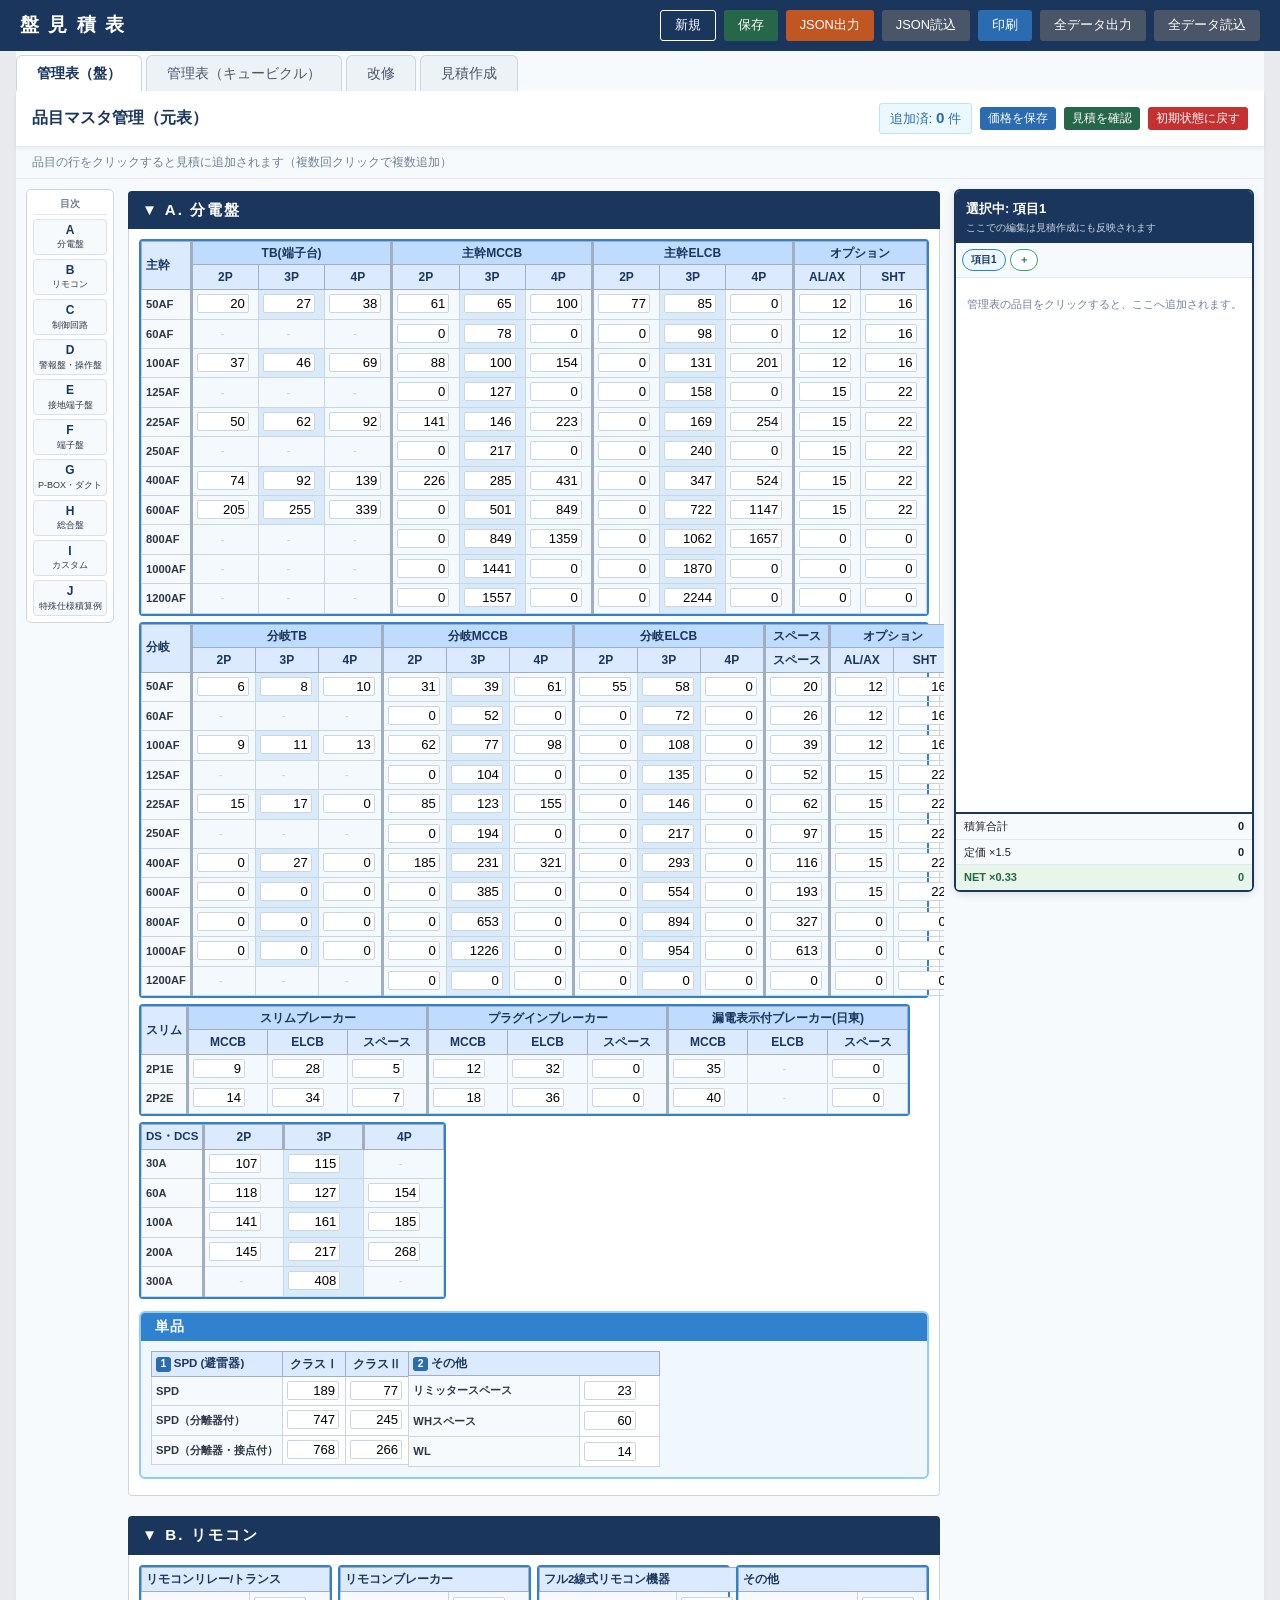
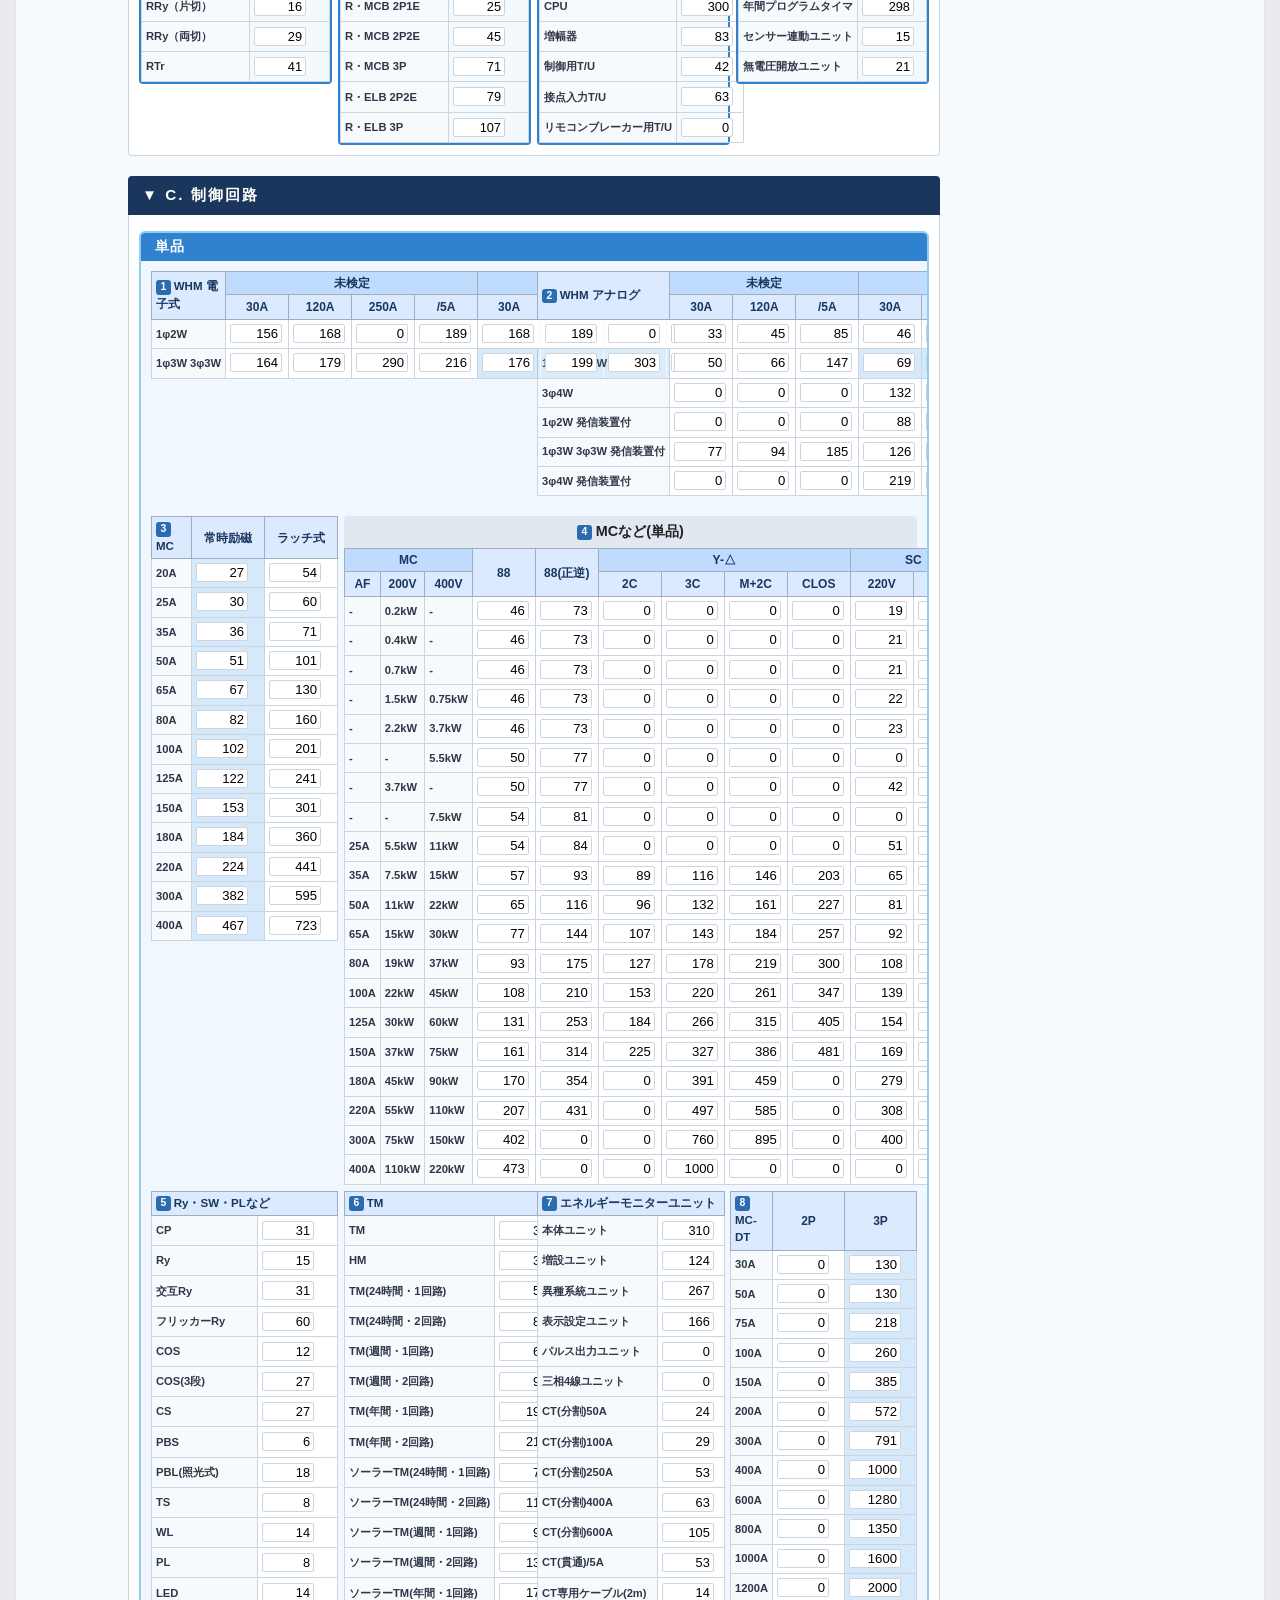
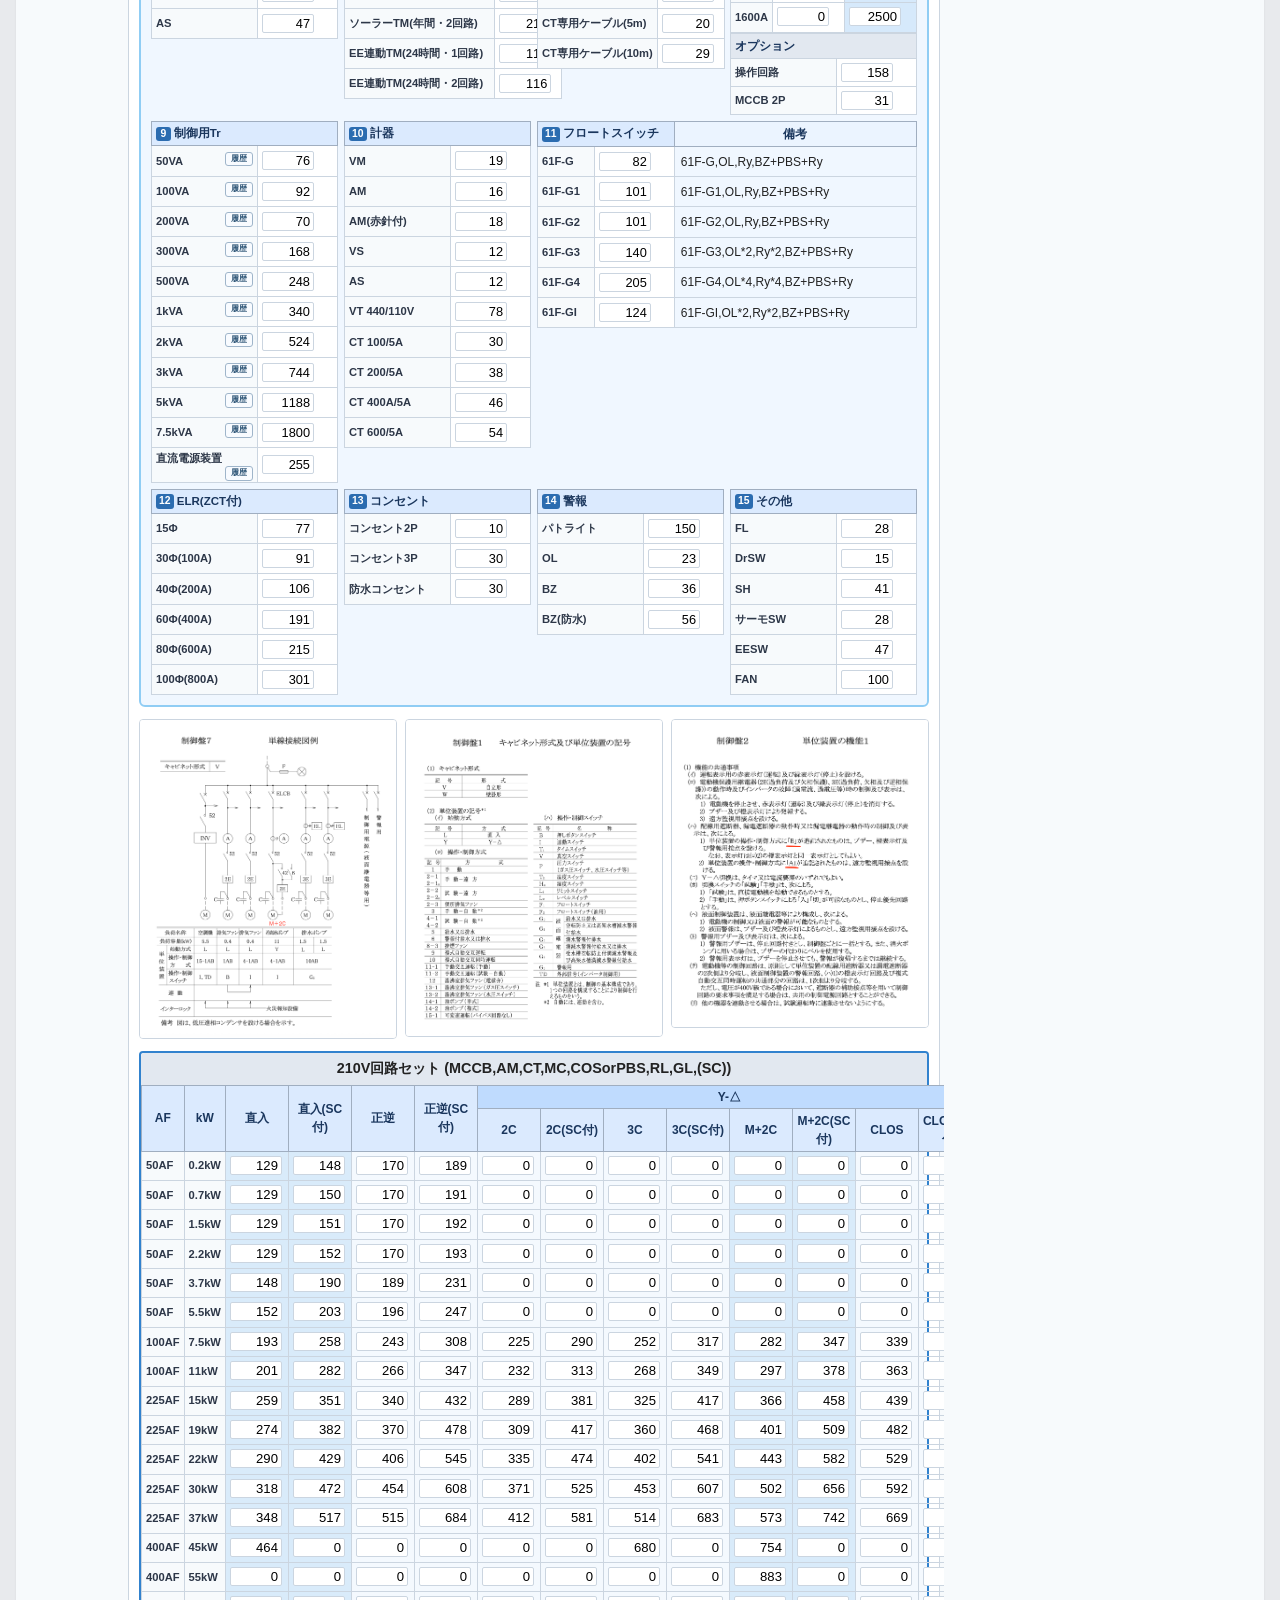
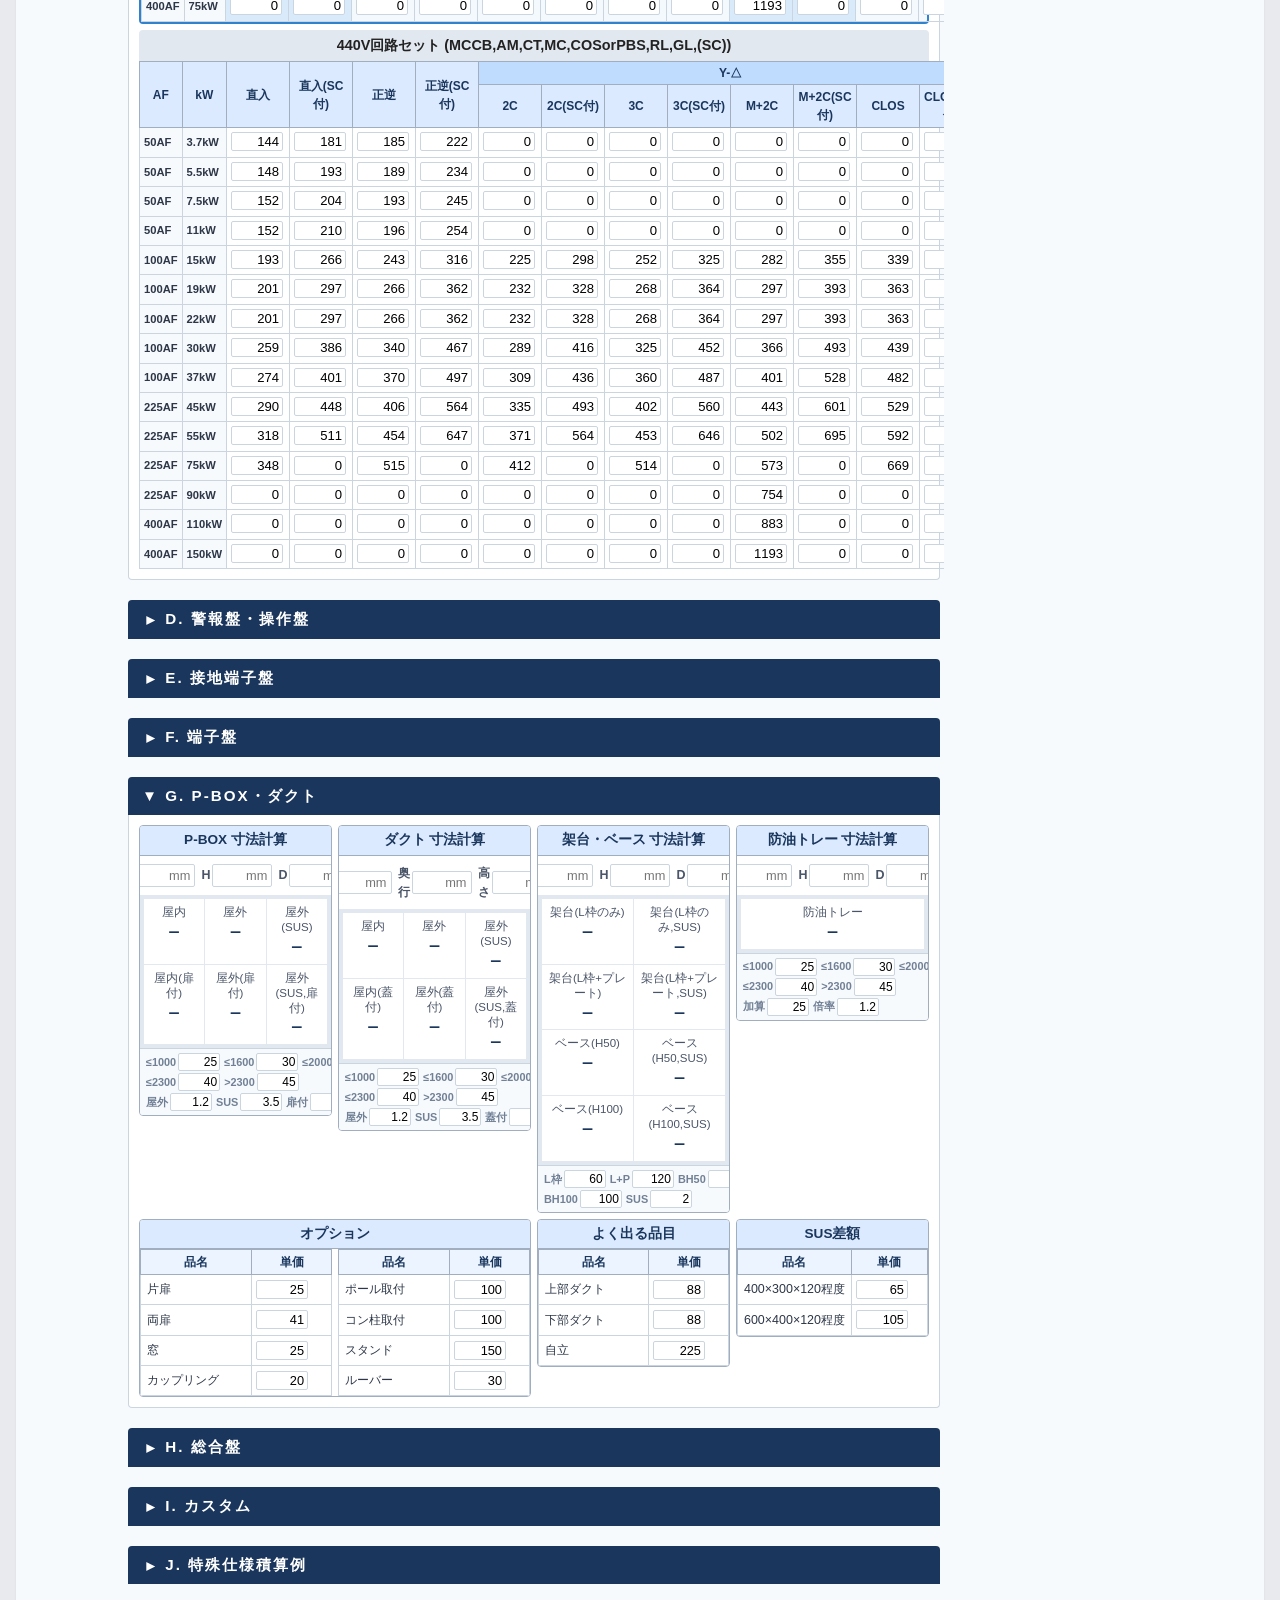
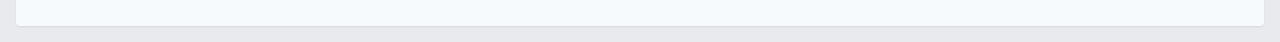
<file: index.html>
<!DOCTYPE html>
<html lang="ja">
<head>
  <meta charset="UTF-8">
  <meta name="viewport" content="width=device-width, initial-scale=1.0">
  <title>盤見積もりアプリ</title>
  <link rel="stylesheet" href="style.css?v=20261127a">
</head>
<body>

<!-- ヘッダー -->
<header class="app-header">
  <h1>盤 見 積 表</h1>
  <div class="header-actions no-print">
    <button class="btn btn-outline-light" onclick="newEstimate()">新規</button>
    <button class="btn btn-success" onclick="saveCurrentEstimate()">保存</button>
    <button class="btn btn-warning" onclick="exportJSON()">JSON出力</button>
    <button class="btn btn-secondary" onclick="importJSON()">JSON読込</button>
    <button class="btn btn-primary" onclick="printEstimate()">印刷</button>
    <button class="btn btn-secondary" onclick="exportAllData()">全データ出力</button>
    <button class="btn btn-secondary" onclick="importAllData()">全データ読込</button>
  </div>
</header>

<div class="main-container catalog-wide">

  <!-- タブ -->
  <div class="tabs no-print">
    <button class="tab-btn active" data-tab="master" onclick="switchTab('master')">管理表（盤）</button>
    <button class="tab-btn" data-tab="cubicle" onclick="switchTab('cubicle')">管理表（キュービクル）</button>
    <button class="tab-btn" data-tab="renovation" onclick="switchTab('renovation')">改修</button>
    <button class="tab-btn" data-tab="estimate" onclick="switchTab('estimate')">見積作成</button>
  </div>

  <!-- ============================================================
       管理表（元表）タブ — PDFレイアウト固定
       ============================================================ -->
  <div id="tab-master" class="tab-content active">
    <div class="master-section">
      <div class="master-header">
        <h2>品目マスタ管理（元表）</h2>
        <div class="master-toolbar">
          <span class="added-badge" id="added-badge">追加済: <strong id="added-count">0</strong> 件</span>
          <button class="btn btn-primary btn-sm" onclick="savePrices()">価格を保存</button>
          <button class="btn btn-success btn-sm" onclick="switchTab('estimate')">見積を確認</button>
          <button class="btn btn-danger btn-sm" onclick="resetMaster()">初期状態に戻す</button>
        </div>
      </div>
      <div class="master-hint">品目の行をクリックすると見積に追加されます（複数回クリックで複数追加）</div>
      <div class="catalog-workspace">
        <nav id="master-toc" class="catalog-toc no-print" aria-label="盤ブロック目次"></nav>
        <div id="master-content" class="master-content catalog-main"></div>
        <aside id="master-estimate-panel" class="catalog-estimate-panel no-print"></aside>
      </div>
    </div>
  </div>

  <!-- ============================================================
       管理表（キュービクル）タブ
       ============================================================ -->
  <div id="tab-cubicle" class="tab-content">
    <div class="master-section">
      <div class="master-header">
        <h2>品目マスタ管理（キュービクル）</h2>
        <div class="master-toolbar">
          <span class="added-badge" id="cubicle-added-badge">追加済: <strong id="cubicle-added-count">0</strong> 件</span>
          <button class="btn btn-primary btn-sm" onclick="savePrices()">価格を保存</button>
          <button class="btn btn-success btn-sm" onclick="switchTab('estimate')">見積を確認</button>
          <button class="btn btn-danger btn-sm" onclick="resetCubicle()">初期状態に戻す</button>
          <button class="btn btn-sm" style="background:#6366f1;color:#fff" onclick="exportCubiclePrices()">価格エクスポート</button>
        </div>
      </div>
      <div class="master-hint">品目の行をクリックすると見積に追加されます（複数回クリックで複数追加）</div>
      <div class="catalog-workspace">
        <nav id="cubicle-toc" class="catalog-toc no-print" aria-label="キュービクルブロック目次"></nav>
        <div id="cubicle-content" class="master-content catalog-main"></div>
        <aside id="cubicle-estimate-panel" class="catalog-estimate-panel no-print"></aside>
      </div>
    </div>
  </div>

  <!-- ============================================================
       改修見積タブ
       ============================================================ -->
  <div id="tab-renovation" class="tab-content">
    <div id="renovation-root"></div>
  </div>

  <!-- ============================================================
       見積作成タブ
       ============================================================ -->
  <div id="tab-estimate" class="tab-content">

    <!-- 保存済み見積もり選択 -->
    <div class="estimate-manager no-print">
      <button class="btn btn-primary btn-sm" onclick="showEstimateSearch()">🔍 検索</button>
      <select id="estimate-selector" onchange="onEstimateSelect(this.value)">
        <option value="">-- 保存済み見積もり --</option>
      </select>
      <button class="btn btn-secondary btn-sm" onclick="copyCurrentEstimate()">コピー</button>
      <button class="btn btn-danger btn-sm" onclick="deleteCurrentEstimate()">削除</button>
      <label class="estimate-print-layout">印刷配置
        <select id="estimate-print-layout" onchange="setEstimatePrintLayout(this.value)">
          <option value="normal">通常：横並び</option>
          <option value="compact">省スペース：下段へ自動配置</option>
        </select>
      </label>
    </div>

    <!-- プロジェクト情報 -->
    <div class="project-info">
      <div class="project-info-title">見 積 書</div>
      <div class="project-info-grid" id="project-info-grid"></div>
    </div>

    <!-- 見積もり明細テーブル -->
    <div class="estimate-section" id="est-section">
      <div id="est-empty" class="empty-msg">
        明細がありません。管理表から品目を追加してください。
      </div>
    </div>

    <!-- 合計 -->
    <div class="totals-section">
      <div class="rate-preset-buttons no-print">
        <button class="btn btn-preset active" id="btn-preset-govt" onclick="applyRatePreset('govt')">役所件名</button>
        <button class="btn btn-preset" id="btn-preset-private" onclick="applyRatePreset('private')">民間件名</button>
      </div>
      <table class="totals-table">
        <tr>
          <td class="label-cell" id="total-grand-label">積算合計</td>
          <td class="rate-cell"></td>
          <td class="value-cell" id="total-grand">0</td>
        </tr>
        <tr>
          <td class="label-cell" id="total-list-label">定価</td>
          <td class="rate-cell">
            <span id="rate-list-standard">掛率: <input type="text" inputmode="decimal" data-numeric-input id="rate-list-input" value="1.5"
                         onchange="updateListRate(this.value)"></span><span id="rate-list-renovation" class="renovation-rate-label" style="display:none"></span>
          </td>
          <td class="value-cell" id="total-list">0</td>
        </tr>
        <tr class="net-row">
          <td class="label-cell" id="total-net-label">NET 価格</td>
          <td class="rate-cell">
            <span id="rate-net-standard">掛率: <input type="text" inputmode="decimal" data-numeric-input id="rate-net-input" value="0.33"
                         onchange="updateNetRate(this.value)"></span><span id="rate-net-renovation" class="renovation-rate-label" style="display:none"></span>
          </td>
          <td class="value-cell" id="total-net">0</td>
        </tr>
      </table>
    </div>

    <!-- 備考 -->
    <div class="notes-section">
      <h3>備考・特記事項</h3>
      <textarea id="notes-textarea" placeholder="備考を入力..." oninput="updateNotes(this.value)"></textarea>
    </div>
  </div>

</div>

  <script src="data.js?v=20261121a"></script>
<script src="data-cubicle.js?v=20261104a"></script>
<script src="data-renovation.js?v=20261121f"></script>
<script src="data-user-defaults.js?v=20261028a"></script>
  <script src="app.js?v=20261127a"></script>
<script src="renovation.js?v=20261121f"></script>
</body>
</html>
</file>
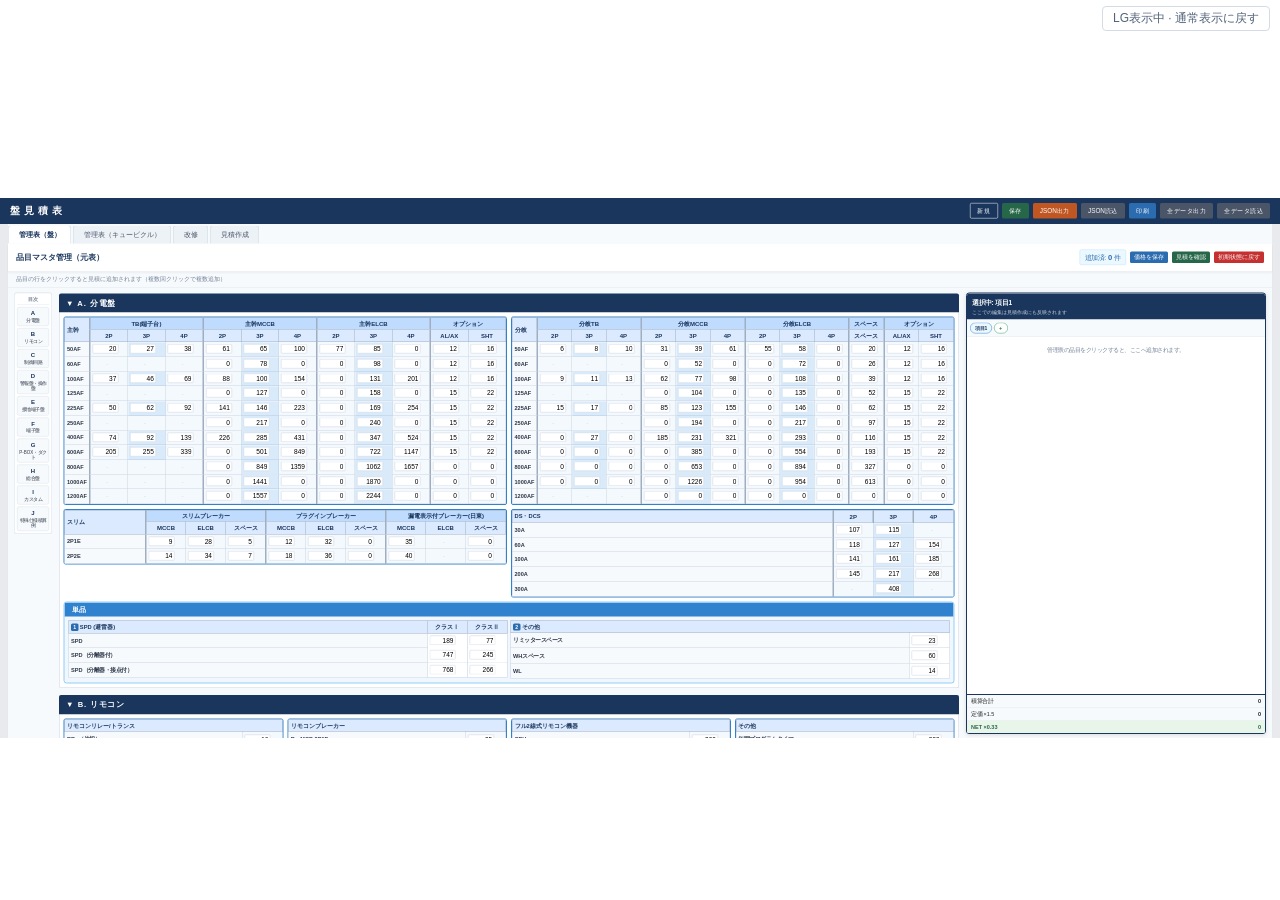
<file: lg-display.html>
<!doctype html>
<html lang="ja">
<head>
  <meta charset="utf-8">
  <meta name="viewport" content="width=device-width, initial-scale=1">
  <title>盤見積もりアプリ — LG表示</title>
  <style>
    * { box-sizing: border-box; }
    html, body { width: 100%; height: 100%; margin: 0; background: #fff; overflow: hidden; }
    body { display: flex; flex-direction: column; }
    .display-toolbar { height: 36px; flex: 0 0 36px; display: flex; justify-content: flex-end; align-items: center; padding: 0 10px; }
    #display-toggle { font: 12px -apple-system, BlinkMacSystemFont, sans-serif; color: #526379; background: #fff; border: 1px solid #d5dce5; border-radius: 4px; padding: 3px 10px; cursor: pointer; }
    #display-toggle:hover { background: #f4f7fa; }
    #display-toggle:focus-visible { outline: 2px solid #3182ce; outline-offset: 2px; }
    #display-space { flex: 1; min-height: 0; display: flex; align-items: center; justify-content: center; overflow: hidden; }
    #display-stage { position: relative; flex: none; }
    #estimate-app { position: absolute; top: 0; left: 0; width: 2560px; height: 1080px; border: 0; transform-origin: top left; background: #fff; }
  </style>
</head>
<body>
  <div class="display-toolbar">
    <button id="display-toggle" type="button" aria-pressed="true" title="LG 34GL750相当の表示と通常表示を切り替えます。入力中の内容は保持されます。">LG表示中 · 通常表示に戻す</button>
  </div>
  <main id="display-space" aria-label="見積アプリ">
    <div id="display-stage">
    <iframe id="estimate-app" src="index.html?v=20261127a" title="盤見積もりアプリ"></iframe>
    </div>
  </main>
  <script>
    // アプリ自身の表示領域を2560×1080に保つことで、メディアクエリ、
    // sticky、vh、ダイアログもLG画面と同じ寸法でレイアウトする。
    // 表示切り替えではiframeを再読み込みせず、入力中の状態を保持する。
    const space = document.getElementById('display-space');
    const stage = document.getElementById('display-stage');
    const frame = document.getElementById('estimate-app');
    const toggle = document.getElementById('display-toggle');
    let lgDisplay = true;

    function fitDisplay() {
      const availableWidth = space.clientWidth;
      const availableHeight = space.clientHeight;
      const width = lgDisplay ? 2560 : availableWidth;
      const height = lgDisplay ? 1080 : availableHeight;
      const scale = lgDisplay ? Math.min(1, availableWidth / width, availableHeight / height) : 1;
      frame.style.width = `${width}px`;
      frame.style.height = `${height}px`;
      frame.style.transform = `scale(${scale})`;
      stage.style.width = `${width * scale}px`;
      stage.style.height = `${height * scale}px`;
    }

    toggle.addEventListener('click', () => {
      lgDisplay = !lgDisplay;
      toggle.setAttribute('aria-pressed', String(lgDisplay));
      toggle.textContent = lgDisplay ? 'LG表示中 · 通常表示に戻す' : 'LG表示にする';
      document.title = lgDisplay ? '盤見積もりアプリ — LG表示' : '盤見積もりアプリ';
      fitDisplay();
    });
    new ResizeObserver(fitDisplay).observe(space);
    fitDisplay();
  </script>
</body>
</html>
</file>
<file: style.css>
/**
 * 盤見積もりアプリ - スタイルシート (style.css)
 */

/* === リセット === */
:root {
  --app-header-height: 0px;
  --tabs-height: 0px;
  --master-header-height: 0px;
  --master-hint-height: 0px;
  --renovation-controls-height: 0px;
  --renovation-sticky-top: 0px;
  --catalog-sticky-gap: 10px;
}
*, *::before, *::after { box-sizing: border-box; margin: 0; padding: 0; }
body {
  font-family: "Hiragino Sans", "Meiryo", "Yu Gothic", sans-serif;
  font-size: 13px; color: #222; background: #e8eaed; line-height: 1.5;
}

/* === ヘッダー === */
.app-header {
  background: #1a365d; color: #fff; padding: 10px 20px;
  display: flex; justify-content: space-between; align-items: center;
  position: sticky; top: 0; z-index: 300;
}
.app-header h1 { font-size: 1.2rem; letter-spacing: 2px; }
.header-actions { display: flex; gap: 8px; }

/* === ボタン === */
.btn {
  padding: 6px 14px; border: none; border-radius: 3px; cursor: pointer;
  font-size: 0.8rem; font-family: inherit; transition: opacity 0.2s; white-space: nowrap;
}
.btn:hover { opacity: 0.85; }
.btn-primary { background: #2b6cb0; color: #fff; }
.btn-success { background: #276749; color: #fff; }
.btn-warning { background: #c05621; color: #fff; }
.btn-danger  { background: #c53030; color: #fff; }
.btn-secondary { background: #4a5568; color: #fff; }
.btn-outline-light { background: transparent; color: #fff; border: 1px solid #fff; }
.btn-sm { padding: 3px 8px; font-size: 0.75rem; }

/* === コンテナ === */
.main-container { max-width: 1300px; margin: 0 auto; padding: 16px; }

/* 管理表・見積作成とも横長モニターの幅を全体で使う。 */
.main-container.estimate-wide,
.main-container.catalog-wide { max-width: none; padding-top: 0; }

/* === タブ === */
.tabs { display: flex; gap: 4px; margin-bottom: 0; position: sticky; top: var(--app-header-height); z-index: 290; background: #f7fafc; padding-top: 4px; }
.tab-btn {
  padding: 8px 20px; border: 1px solid #cbd5e0; border-bottom: none;
  border-radius: 6px 6px 0 0; cursor: pointer; background: #edf2f7;
  font-size: 0.9rem; font-family: inherit; color: #4a5568;
}
.tab-btn.active { background: #fff; color: #1a365d; font-weight: 700; }
.tab-content { display: none; }
.tab-content.active { display: block; }

/* === 見積もり管理バー === */
.estimate-manager {
  background: #fff; border-radius: 4px; padding: 10px 14px; margin-bottom: 10px;
  display: flex; gap: 10px; align-items: center; box-shadow: 0 1px 2px rgba(0,0,0,.08);
}
.estimate-manager select {
  padding: 5px 8px; border: 1px solid #cbd5e0; border-radius: 3px;
  font-family: inherit; font-size: 0.85rem; min-width: 220px;
}

/* === プロジェクト情報 === */
.project-info {
  background: #fff; border: 2px solid #1a365d; border-radius: 4px;
  margin-bottom: 10px; box-shadow: 0 1px 2px rgba(0,0,0,.08);
}
.project-info-title {
  background: #1a365d; color: #fff; padding: 6px 16px;
  font-size: 1rem; font-weight: 700; text-align: center; letter-spacing: 4px;
}
.project-info-grid { }
.info-grid-2col { display: grid; grid-template-columns: 1fr 1fr; }
.info-panel-name {
  border-bottom: 2px solid #1a365d; padding: 8px 12px;
  display: flex; align-items: center; gap: 10px;
}
.info-panel-name label {
  font-weight: 700; font-size: 0.9rem; color: #1a365d; white-space: nowrap;
}
.info-panel-name input {
  flex: 1; font-size: 1.1rem; font-weight: 900; text-align: center;
  border: 1px solid #cbd5e0; border-radius: 3px; padding: 4px 8px;
  letter-spacing: 2px; color: #1a365d;
}
.info-panel-name input:focus { border-color: #3182ce; outline: none; background: #fffff0; }
.info-row {
  display: flex; border-bottom: 1px solid #e2e8f0; border-right: 1px solid #e2e8f0;
}
.info-row:nth-child(even) { border-right: none; }
.info-row label {
  display: flex; align-items: center; padding: 4px 10px; background: #f7fafc;
  font-weight: 600; font-size: 0.8rem; color: #4a5568; min-width: 85px;
  border-right: 1px solid #e2e8f0; white-space: nowrap;
}
.info-row input {
  flex: 1; padding: 4px 8px; border: none; font-family: inherit;
  font-size: 0.85rem; outline: none;
}
.info-row input:focus { background: #fffff0; }

/* === ツールバー === */
.toolbar {
  display: flex; justify-content: space-between; align-items: center;
  margin-bottom: 8px; gap: 12px; flex-wrap: wrap;
}
.toolbar-left { display: flex; align-items: center; gap: 8px; }
.toolbar-left label { font-size: 0.85rem; font-weight: 600; color: #4a5568; }
.toolbar-left select {
  padding: 5px 8px; border: 1px solid #cbd5e0; border-radius: 3px;
  font-family: inherit; font-size: 0.85rem;
}

/* === 見積もり明細テーブル === */
.estimate-section {
  background: #fff; border-radius: 4px; margin-bottom: 10px;
  box-shadow: 0 1px 2px rgba(0,0,0,.08); overflow: hidden;
}
.estimate-table { width: 100%; border-collapse: collapse; font-size: 0.85rem; }
.estimate-table thead th {
  background: #2d3748; color: #fff; padding: 7px 8px; text-align: center;
  font-weight: 600; font-size: 0.8rem; border: 1px solid #4a5568;
}
.estimate-table tbody td {
  padding: 4px 6px; border: 1px solid #e2e8f0; vertical-align: middle;
}
.estimate-table tbody tr:hover { background: #fffff0; }

.col-sep     { width: 20px; text-align: center; }
.col-no      { width: 24px; text-align: center; color: #a0aec0; font-size: 0.78rem; }
.col-name    { width: 22%; }
.col-spec    { width: 15%; color: #4a5568; font-size: 0.82rem; }
.col-unit    { width: 30px; text-align: center; }
.col-qty     { width: 90px; text-align: center; white-space: nowrap; }
.col-price   { width: 80px; text-align: right; white-space: nowrap; }
.col-subtotal { width: 90px; text-align: right; font-family: "Menlo", monospace; font-weight: 600; white-space: nowrap; }
.col-actions { width: 24px; text-align: center; }

.ec-sep { text-align: center; }
.ec-no { text-align: center; color: #a0aec0; font-size: 0.78rem; }
.ec-name { font-weight: 500; }
.ec-spec { color: #4a5568; font-size: 0.82rem; }
.ec-unit { text-align: center; }
.ec-qty input, .ec-price input {
  width: 100%; padding: 3px 4px; border: 1px solid #cbd5e0; border-radius: 2px;
  text-align: right; font-size: 0.82rem; font-family: inherit;
}
.qty-stepper {
  display: grid; grid-template-rows: 12px 22px 12px; gap: 1px;
  width: 100%; min-width: 30px; align-items: stretch;
}
.qty-stepper .qty-step-button {
  display: flex; align-items: center; justify-content: center;
  width: 100%; min-width: 0; height: 12px; padding: 0;
  border: 1px solid #b8c7d9; border-radius: 2px; background: #edf4fb;
  color: #315b82; font-size: 8px; line-height: 1; cursor: pointer;
}
.qty-stepper .qty-step-button:hover { background: #dcecff; border-color: #6f9bc4; }
.qty-stepper .qty-step-button:active { background: #c7e0f7; }
.qty-stepper input[type="number"] {
  width: 100%; min-width: 0; height: 22px; padding: 1px 2px;
  text-align: center; -moz-appearance: textfield; appearance: textfield;
}
.qty-stepper input[type="number"]::-webkit-inner-spin-button,
.qty-stepper input[type="number"]::-webkit-outer-spin-button {
  -webkit-appearance: none; margin: 0;
}
.ec-qty input:focus, .ec-price input:focus {
  border-color: #3182ce; outline: none; background: #fffff0;
}
.ec-subtotal {
  text-align: right; font-family: "Menlo", monospace; font-weight: 600;
  padding-right: 8px !important;
}
.ec-del { text-align: center; }

/* ドラッグ&ドロップ */
tr[draggable="true"] { cursor: grab; }
tr[draggable="true"]:active { cursor: grabbing; }
.line-drag-grip { display:inline-flex; align-items:center; justify-content:center; width:18px; height:24px; color:#57708f; font-size:15px; font-weight:700; cursor:grab; user-select:none; }
.line-drag-grip:active { cursor:grabbing; color:#1d4f86; }
.ec-sep .catalog-row-insert-tools { display:flex; align-items:center; justify-content:center; gap:0; white-space:nowrap; }
.ec-sep .catalog-row-insert-tools .line-drag-grip { width:15px; font-size:12px; }
.ec-sep .catalog-row-insert-tools .btn-sep,
.ec-sep .catalog-row-insert-tools .btn-cmt { padding:2px 1px; font-size:9px; }
.dragging { opacity: 0.4; }
.drag-over-top td { box-shadow: inset 0 2px 0 0 #3182ce; }
.drag-over-bottom td { box-shadow: inset 0 -2px 0 0 #3182ce; }
.line-drag-preview {
  position: fixed; top: -1000px; left: -1000px; z-index: 9999;
  max-width: 260px; padding: 6px 10px; overflow: hidden;
  border: 1px solid #3182ce; border-radius: 4px;
  background: #ebf8ff; color: #1a365d; box-shadow: 0 2px 6px rgba(0,0,0,.18);
  font-size: 12px; font-weight: 700; white-space: nowrap; text-overflow: ellipsis;
  pointer-events: none;
}

/* 区切り線 */
.sep-row td {
  background: #2d3748 !important; height: 3px; padding: 0 !important;
  border: none !important; position: relative;
}
.sep-drag-grip { position:absolute; left:4px; top:50%; transform:translateY(-50%); z-index:1; color:#d6e3ef; font-size:12px; line-height:1; cursor:grab; user-select:none; }
.sep-drag-grip:active { cursor:grabbing; }
.btn-sep {
  background: none; border: none; cursor: pointer; font-size: 0.7rem;
  color: #a0aec0; padding: 2px 4px; line-height: 1;
}
.btn-sep:hover { color: #2b6cb0; }
.btn-cmt {
  background: none; border: none; cursor: pointer; font-size: 0.65rem;
  color: #a0aec0; padding: 2px 2px; line-height: 1;
}
.btn-cmt:hover { color: #2b6cb0; }
.btn-sep-del {
  position: absolute; right: 4px; top: 50%; transform: translateY(-50%);
  background: #c53030; color: #fff; border: none; border-radius: 2px;
  font-size: 0.65rem; cursor: pointer; padding: 0 4px; line-height: 1.4;
}
.comment-row td { background: #fffff0 !important; }
.ec-comment-cell {
  padding: 4px 8px !important;
}
.comment-input {
  width: 100%; border: 1px dashed #ccc; background: transparent;
  font-size: 0.85rem; padding: 4px 8px; color: #555;
  font-style: italic; box-sizing: border-box;
}
.comment-input:focus { outline: 1px solid #63b3ed; border-color: #63b3ed; }

.estimate-print-layout { display: inline-flex; align-items: center; gap: 6px; flex-wrap: wrap; margin-left: auto; font-size: 12px; }
.est-compact-print { width: 100%; table-layout: fixed; border-collapse: separate; border-spacing: 0; }
.est-compact-print > thead > tr > td { padding: 0; }
.est-compact-print > tbody > tr > td { padding: 0 0 12px; vertical-align: top; }
.est-compact-print > tbody > tr:last-child > td { padding-bottom: 0; }
.subtotal-row { background: #edf2f7 !important; font-weight: 700; border-top: 2px solid #4a5568; }
.subtotal-row td { padding: 4px 8px; }
.subtotal-label { text-align: center !important; white-space: nowrap; color: #2d3748; }
.subtotal-sum { flex: none; margin-left: auto; white-space: nowrap; text-align: right !important; font-family: monospace; color: #4a5568; }
.subtotal-base-cell { text-align: right !important; }
.subtotal-base-content { display: flex; align-items: center; gap: 6px; }
.subtotal-base-cell .subtotal-reason-input { width: 112px; min-width: 0; box-sizing: border-box; padding: 3px 4px; text-align: left; font-size: 11px; font-weight: 400; border: 1px solid #cbd5e0; border-radius: 3px; background: #fff; }
.subtotal-reason-text { display: none; }
.subtotal-rate-cell { text-align: center !important; white-space: nowrap; color: #718096; }
.subtotal-rate-cell input { width: 55px; text-align: center; font-weight: 700; }
.subtotal-eq { text-align: center !important; color: #718096; font-size: 0.9em; }
.subtotal-value { text-align: right; font-family: monospace; color: #2b6cb0; }
.subtotal-actions { display: flex; flex-direction: column; align-items: center; gap: 3px; }
.btn-insert-subtotal.subtotal-more { margin-left: 0; padding: 1px 2px; }
.subtotal-second-row { border-top: 1px dashed #94a3b8; background: #e6f2ff !important; }
.subtotal-second-row .subtotal-label { white-space: nowrap; font-size: 10px; }
.btn-insert-subtotal {
  background: none; border: 1px solid #a0aec0; color: #4a5568;
  cursor: pointer; font-size: 0.7rem; padding: 1px 4px; border-radius: 3px;
  margin-left: 2px;
}
.btn-insert-subtotal:hover { background: #edf2f7; }

.empty-msg {
  color: #a0aec0; font-size: 0.9rem; text-align: center; padding: 30px;
  flex: 1 1 100%;
}

/* === 掛率プリセットボタン === */
.rate-preset-buttons { display: flex; gap: 4px; margin-bottom: 6px; padding: 8px 16px 0; }
.btn-preset { padding: 4px 12px; border: 1px solid #ccc; border-radius: 4px; cursor: pointer; background: #f7f7f7; font-size: 0.85rem; }
.btn-preset.active { background: #1a365d; color: #fff; border-color: #1a365d; }

/* === 合計 === */
.totals-section {
  background: #fff; border: 2px solid #1a365d; border-radius: 4px;
  margin-bottom: 10px; box-shadow: 0 1px 2px rgba(0,0,0,.08);
}
.totals-table { width: 100%; border-collapse: collapse; }
.totals-table td { padding: 8px 16px; border-bottom: 1px solid #e2e8f0; }
.totals-table .label-cell {
  font-weight: 700; color: #2d3748; width: 180px; background: #f7fafc; font-size: 0.9rem;
}
.totals-table .rate-cell { width: 160px; }
.totals-table .rate-cell input {
  width: 70px; padding: 4px 6px; border: 1px solid #cbd5e0; border-radius: 3px;
  text-align: right; font-size: 0.85rem; font-family: "Menlo", monospace;
}
.totals-table .rate-cell input:focus { border-color: #3182ce; outline: none; }
.renovation-rate-label { display:inline-block; padding:3px 7px; border-radius:10px; background:#e6f2ff; color:#173f69; font-size:11px; font-weight:700; }
.totals-table .value-cell {
  text-align: right; font-family: "Menlo", monospace;
  font-size: 1.1rem; font-weight: 700; color: #1a365d;
}
.totals-table .net-row td { background: #f0fff4; border-bottom: none; }
.totals-table .net-row .value-cell { color: #276749; font-size: 1.3rem; }

/* === 備考 === */
.notes-section {
  background: #fff; border-radius: 4px; padding: 12px 16px; margin-bottom: 10px;
  box-shadow: 0 1px 2px rgba(0,0,0,.08);
}
.notes-section h3 {
  font-size: 0.9rem; color: #2d3748; margin-bottom: 6px;
  border-bottom: 1px solid #e2e8f0; padding-bottom: 4px;
}
.notes-section textarea {
  width: 100%; min-height: 70px; padding: 8px; border: 1px solid #cbd5e0;
  border-radius: 3px; font-family: inherit; font-size: 0.85rem; resize: vertical;
}
.notes-section textarea:focus { border-color: #3182ce; outline: none; }

/* === マスタ管理（元表） === */
.master-section {
  background: #f7fafc; border-radius: 4px; box-shadow: 0 1px 2px rgba(0,0,0,.08);
}
.master-header {
  padding: 12px 16px; border-bottom: 1px solid #e2e8f0; background: #fff;
  display: flex; justify-content: space-between; align-items: center; flex-wrap: wrap; gap: 8px;
  position: sticky; top: calc(var(--app-header-height) + var(--tabs-height)); z-index: 280; box-shadow: 0 2px 4px rgba(0,0,0,0.05);
}
.master-header h2 { font-size: 1rem; color: #1a365d; }
.master-toolbar { display: flex; gap: 8px; align-items: center; flex-wrap: wrap; }
.master-content { padding: 12px 16px; }

/* 管理表: 省スペース目次 / 品目表 / 選択中の見積項目 */
.catalog-workspace {
  display: grid;
  grid-template-columns: 88px minmax(0, 3fr) minmax(300px, 1fr);
  gap: 10px;
  align-items: start;
  padding: 10px;
}
.catalog-main {
  min-width: 0;
  overflow-x: auto;
  padding: 2px 4px 12px;
}
.catalog-toc {
  position: sticky;
  top: calc(var(--app-header-height) + var(--tabs-height) + var(--master-header-height) + var(--master-hint-height) + var(--catalog-sticky-gap));
  max-height: calc(100vh - var(--app-header-height) - var(--tabs-height) - var(--master-header-height) - var(--master-hint-height) - 18px);
  overflow-y: auto;
  display: flex;
  flex-direction: column;
  gap: 4px;
  padding: 6px;
  background: #fff;
  border: 1px solid #cbd5e0;
  border-radius: 5px;
}
.catalog-toc-title {
  color: #718096;
  font-size: 10px;
  font-weight: 700;
  text-align: center;
  padding-bottom: 3px;
  border-bottom: 1px solid #e2e8f0;
}
.catalog-toc button {
  width: 100%;
  border: 1px solid #d8e0ea;
  border-radius: 4px;
  padding: 4px 3px;
  background: #f7fafc;
  color: #2d3748;
  cursor: pointer;
  font-family: inherit;
  line-height: 1.15;
}
.catalog-toc button:hover { background: #ebf8ff; border-color: #4299e1; }
.catalog-toc-code { display: block; color: #1a365d; font-size: 12px; font-weight: 800; }
.catalog-toc-label { display: block; margin-top: 2px; font-size: 9px; overflow-wrap: anywhere; }
.cat-block { scroll-margin-top: calc(var(--app-header-height) + var(--tabs-height) + var(--master-header-height) + var(--master-hint-height) + 14px); }

.catalog-estimate-panel {
  position: sticky;
  top: calc(var(--app-header-height) + var(--tabs-height) + var(--master-header-height) + var(--master-hint-height) + var(--catalog-sticky-gap));
  height: calc(100vh - var(--app-header-height) - var(--tabs-height) - var(--master-header-height) - var(--master-hint-height) - 18px);
  min-width: 0;
  display: flex;
  flex-direction: column;
  overflow: hidden;
  background: #fff;
  border: 2px solid #1a365d;
  border-radius: 6px;
  box-shadow: 0 2px 8px rgba(0,0,0,.12);
}
.catalog-est-header { padding: 8px 10px; background: #1a365d; color: #fff; }
.catalog-est-title { font-weight: 800; font-size: 13px; }
.catalog-est-help { margin-top: 2px; color: #cbd5e0; font-size: 10px; }
.catalog-unit-switcher {
  display: flex;
  gap: 4px;
  overflow-x: auto;
  padding: 6px;
  border-bottom: 1px solid #e2e8f0;
  background: #f7fafc;
}
.catalog-unit-chip {
  flex: 0 0 auto;
  border: 1px solid #cbd5e0;
  border-radius: 12px;
  padding: 3px 8px;
  background: #fff;
  color: #4a5568;
  cursor: pointer;
  font-family: inherit;
  font-size: 10px;
}
.catalog-unit-chip.active { border-color: #3182ce; background: #ebf8ff; color: #1a365d; font-weight: 700; }
.catalog-unit-add { border-color: #38a169; color: #276749; font-weight: 700; }
.catalog-est-lines { flex: 1; min-height: 0; overflow: auto; padding: 0; }
.catalog-est-empty { padding: 18px 8px; color: #718096; font-size: 11px; text-align: center; }
.catalog-estimate-table { width: 100%; min-width: 540px; table-layout: fixed; font-size: 11px; }
.catalog-estimate-table thead { position: sticky; top: 0; z-index: 2; }
.catalog-estimate-table thead th { padding: 5px 3px; font-size: 10px; }
.catalog-estimate-table tbody td { padding: 4px 3px; font-size: 10px; }
.catalog-estimate-table .col-sep { width: 48px; }
.catalog-estimate-table .col-no { width: 24px; }
.catalog-estimate-table .col-name { width: 24%; }
.catalog-estimate-table .col-spec { width: 20%; }
.catalog-estimate-table .col-price { width: 68px; }
.catalog-estimate-table .col-qty { width: 52px; }
.catalog-estimate-table .col-subtotal { width: 76px; }
.catalog-estimate-table .col-actions { width: 70px; }
.catalog-estimate-table .ec-name, .catalog-estimate-table .ec-spec { overflow-wrap: anywhere; }
.catalog-estimate-table .ec-price input, .catalog-estimate-table .ec-qty input { min-width: 0; }
.catalog-estimate-table .catalog-table-actions { margin: 0; justify-content: center; flex-wrap: nowrap; }
.catalog-estimate-table .catalog-table-actions button { min-width: 20px; padding: 0 3px; font-size: 10px; }
.catalog-estimate-table .catalog-row-insert-tools { display: flex; align-items: center; justify-content: center; gap: 0; white-space: nowrap; }
.catalog-estimate-table .catalog-row-insert-tools .btn-sep,
.catalog-estimate-table .catalog-row-insert-tools .btn-cmt,
.catalog-estimate-table .catalog-row-insert-tools .btn-insert-subtotal { min-width: 0; margin: 0; padding: 2px; font-size: 9px; }
.catalog-line {
  margin-bottom: 6px;
  padding: 6px;
  border: 1px solid #e2e8f0;
  border-radius: 4px;
  background: #fff;
}
.catalog-line-main { display: flex; align-items: flex-start; gap: 5px; }
.catalog-line-no { flex: 0 0 18px; color: #a0aec0; font-size: 10px; text-align: right; }
.catalog-line-desc { flex: 1; min-width: 0; }
.catalog-line-name { font-size: 11px; font-weight: 700; overflow-wrap: anywhere; }
.catalog-line-spec { color: #718096; font-size: 9px; overflow-wrap: anywhere; }
.catalog-line-fields { display: grid; grid-template-columns: 1fr 54px 1fr; gap: 4px; align-items: end; margin-top: 5px; }
.catalog-line-fields label { color: #718096; font-size: 9px; }
.catalog-line-fields input { width: 100%; padding: 3px 4px; border: 1px solid #cbd5e0; border-radius: 3px; text-align: right; font-size: 11px; }
.catalog-line-amount { text-align: right; font-family: "Menlo", monospace; font-size: 11px; font-weight: 700; }
.catalog-line-actions { display: flex; justify-content: flex-end; gap: 3px; margin-top: 5px; }
.catalog-line-actions button { min-width: 24px; border: 1px solid #cbd5e0; border-radius: 3px; background: #f7fafc; cursor: pointer; }
.catalog-line-actions .catalog-line-delete { border-color: #feb2b2; color: #c53030; }
.catalog-line-special { color: #4a5568; font-size: 10px; }
.catalog-line-comment { width: 100%; margin-top: 4px; padding: 4px; border: 1px solid #cbd5e0; border-radius: 3px; font-family: inherit; font-size: 10px; }
.catalog-est-totals { border-top: 2px solid #1a365d; background: #f7fafc; font-size: 11px; }
.catalog-est-total-row { display: flex; justify-content: space-between; padding: 4px 8px; border-bottom: 1px solid #e2e8f0; }
.catalog-est-total-row:last-child { border-bottom: 0; background: #e8f5e9; color: #276749; font-weight: 800; }

@media (max-width: 1000px) {
  .catalog-workspace { grid-template-columns: 64px minmax(0, 1fr); }
  .catalog-estimate-panel { grid-column: 1 / -1; position: static; height: auto; max-height: 70vh; }
  .catalog-toc-label { display: none; }
}

/* カテゴリブロック */
.cat-block { margin-bottom: 20px; }
.cat-heading {
  background: #1a365d; color: #fff; padding: 8px 14px;
  font-size: 0.95rem; font-weight: 700; letter-spacing: 2px;
  border-radius: 4px 4px 0 0;
  cursor: pointer; user-select: none;
}
.cat-toggle { display: inline-block; transition: transform 0.2s; }
.cat-block.collapsed .cat-toggle { transform: rotate(-90deg); }
.cat-block.collapsed .cat-tables { display: none; }
.cat-tables {
  display: flex; flex-wrap: wrap; gap: 6px;
  align-items: flex-start;
  background: #fff; border: 1px solid #cbd5e0; border-top: none;
  border-radius: 0 0 4px 4px; padding: 10px;
}

/* 3カラムグリッドレイアウト */
.cat-tables-grid3 {
  display: grid;
  grid-template-columns: 1fr 1fr 1fr;
}
.cat-tables-grid3 .name-group,
.cat-tables-grid3 .name-group-wide { min-width: 0; }
.cat-tables-grid3 .mg-table,
.cat-tables-grid3 .mg-matrix { width: 100%; }

/* 4カラムグリッドレイアウト */
.cat-tables-grid4 {
  display: grid;
  grid-template-columns: 1fr 1fr 1fr 1fr;
}
.cat-tables-grid4 .name-group,
.cat-tables-grid4 .name-group-wide { min-width: 0; }
.cat-tables-grid4 .mg-table,
.cat-tables-grid4 .mg-matrix { width: 100%; }
.pbox-tools-grid {
  gap: 6px;
  align-items: start;
  flex: 1 1 100%;
  width: 100%;
}
.pbox-tools-grid > .pbox-calc { width: 100%; max-width: none; }
.pbox-tools-grid > .pbox-calc-options { grid-column: span 2; }

/* 分電盤の主幹・分岐は、横長表示で一組として扱う。通常幅では従来どおり縦並び。 */
.cat-lg-primary-grid {
  display: contents;
}

/* カテゴリ内テーブル 2段レイアウト */
.cat-tables-stack {
  display: flex;
  flex-wrap: wrap;
  gap: 6px;
  align-items: flex-start;
}
/* 大きい表: 幅を半分に制限 */
.cat-tables-stack .name-group-wide {
  min-width: 0;
  flex: 0 1 calc(50% - 4px);
  max-width: calc(50% - 4px);
  overflow: hidden;
}
/* テーブルを親幅に収める */
.cat-tables-stack .mg-matrix {
  width: 100%; font-size: 0.8rem;
  table-layout: fixed;
}
.cat-tables-stack .mg-matrix-cell {
  min-width: 0; padding: 3px 4px !important;
  overflow: hidden;
}
.cat-tables-stack .mg-matrix-cell input {
  width: 48px;
  font-size: 0.78rem;
}
.cat-tables-stack .mg-row-label {
  overflow: hidden; text-overflow: ellipsis;
}
.cat-tables-stack .mg-note { min-width: 0; overflow: hidden; text-overflow: ellipsis; white-space: nowrap; }
/* その他テーブル */
.cat-tables-stack .name-group {
  min-width: 0;
  flex: 0 0 auto;
}

/* カテゴリ内サブグループ（横並び） */
.cat-tables-grouped {
  display: flex; gap: 10px; align-items: flex-start;
}
.cat-subgroup {
  flex: 0 1 auto; min-width: 0;
  border: 1px solid #e2e8f0; border-radius: 3px;
  background: #f7fafc; overflow: hidden;
}
.cat-subgroup-inner {
  display: flex; flex-wrap: wrap; gap: 6px; padding: 8px;
  align-items: flex-start;
}
/* サブグループ内 縦積みカラム */
/* 強制横並びペア */
.cat-hpair {
  display: flex; gap: 6px; align-items: flex-start;
  flex: 0 1 auto; min-width: 0;
}
.cat-hpair .name-group-wide {
  flex: 1 1 0; min-width: 0; overflow: hidden;
}
.cat-hpair .mg-matrix {
  width: 100%; table-layout: fixed; font-size: 0.8rem;
}
.cat-hpair .mg-matrix-cell {
  min-width: 0; padding: 3px 4px !important; overflow: hidden;
}
.cat-hpair .mg-matrix-cell input {
  width: 48px; font-size: 0.78rem;
}
.cat-hpair .mg-row-label,
.cat-hpair .mg-name {
  white-space: normal; word-break: keep-all; line-height: 1.2;
}

/* カテゴリ内インライン画像 */
.cat-sr1-row {
  flex-wrap: nowrap !important;
}
.cat-sr1-img {
  flex: 0 0 auto;
}
.cat-sr1-img img {
  max-width: 700px;
  height: auto;
  border: 1px solid #cbd5e0;
  border-radius: 4px;
}
.cat-sr1-table {
  flex: 1 1 auto;
  min-width: 0;
}

/* J. 特殊仕様積算例 — 図面を主役にしたワイドレイアウト */
.special-estimate-grid {
  display: grid;
  grid-template-columns: repeat(2, minmax(0, 1fr));
  gap: 14px;
  width: 100%;
  align-items: start;
}
.special-estimate-priced-card {
  grid-column: 1 / -1;
  width: 100%;
  box-sizing: border-box;
  box-shadow: 0 2px 8px rgba(30, 64, 104, 0.08);
}
.special-estimate-priced-card .cat-sr1-row {
  display: grid;
  grid-template-columns: minmax(520px, 1.55fr) minmax(320px, 0.9fr);
  gap: 14px;
}
.special-estimate-priced-card .cat-sr1-img,
.special-estimate-priced-card .cat-sr1-table {
  min-width: 0;
}
.special-estimate-priced-card .cat-sr1-img img {
  display: block;
  width: 100%;
  max-width: none;
  height: auto;
}

.sr1-comparison {
  margin: 14px;
  border: 1px solid #b8c8d8;
  border-radius: 5px;
  /* Safariで内側の横スクロールより外側がstickyの基準になるのを防ぐ */
  overflow: visible;
  background: #fff;
}
.sr1-comparison > summary {
  padding: 9px 12px;
  cursor: pointer;
  color: #173b63;
  background: #e9f1f8;
  font-size: 0.88rem;
  font-weight: 800;
}
.sr1-comparison-note {
  padding: 7px 10px;
  border-top: 1px solid #cfdae5;
  border-bottom: 1px solid #cfdae5;
  color: #526274;
  background: #f8fafc;
  font-size: 0.75rem;
}
.sr1-comparison-scroll {
  width: 100%;
  overflow-x: auto;
  overscroll-behavior-x: contain;
}
.sr1-comparison-table {
  width: max-content;
  min-width: 100%;
  border-collapse: separate;
  border-spacing: 0;
  table-layout: fixed;
  font-size: 0.76rem;
}
.sr1-comparison-table th,
.sr1-comparison-table td {
  min-width: 64px;
  padding: 5px 7px;
  border-right: 1px solid #d7e0e9;
  border-bottom: 1px solid #d7e0e9;
  text-align: center;
  white-space: nowrap;
}
.sr1-comparison-table thead th {
  position: sticky;
  top: 0;
  z-index: 3;
  color: #fff;
  background: #24496f;
}
.sr1-comparison-table .sr1-phase-head {
  top: 31px;
  min-width: 124px;
  background: #365f87;
}
.sr1-comparison-table .sr1-subhead {
  top: 59px;
  min-width: 62px;
  background: #365f87;
}
.sr1-comparison-table .sr1-adjusted-head {
  background: #2f6f5a;
}
.sr1-comparison-table .sr1-current-head {
  background: #276749;
}
.sr1-comparison-table .sr1-drawing-row th,
.sr1-comparison-table .sr1-drawing-row td {
  height: 104px;
  padding: 5px;
  background: #fff;
}
.sr1-comparison-table .sr1-drawing-row .sr1-sticky-item,
.sr1-comparison-table .sr1-drawing-row .sr1-sticky-price {
  background: #f3f6f9;
}
.sr1-drawing-link {
  display: block;
  width: 136px;
  height: 94px;
  margin: 0 auto;
  overflow: hidden;
  border: 1px solid #c8d4df;
  border-radius: 3px;
  background: #fff;
  cursor: zoom-in;
}
.sr1-drawing-thumb {
  display: block;
  width: 100%;
  height: 100%;
  object-fit: contain;
}
.sr1-drawing-link:hover {
  border-color: #2f6ea6;
  box-shadow: 0 1px 5px rgba(31, 73, 111, 0.25);
}
.sr1-comparison-table .sr1-sticky-item {
  position: sticky;
  left: 0;
  z-index: 4;
  box-sizing: border-box;
  width: 150px;
  min-width: 150px;
  max-width: 150px;
  text-align: left;
  color: #26384b;
  background: #f3f6f9;
}
.sr1-comparison-table thead .sr1-sticky-item {
  z-index: 6;
  color: #fff;
  background: #1f3f60;
}
.sr1-item-count-rule {
  display: block;
  margin-top: 2px;
  color: #4f6478;
  font-size: 0.67rem;
  font-weight: 700;
  line-height: 1.2;
}
.sr1-comparison-table .sr1-sticky-price {
  position: sticky;
  left: 150px;
  z-index: 4;
  box-sizing: border-box;
  width: 64px;
  min-width: 58px;
  color: #536274;
  background: #f8fafc;
}
.sr1-comparison-table thead .sr1-sticky-price {
  z-index: 6;
  color: #fff;
  background: #1f3f60;
}
.sr1-comparison-table .sr1-condition-row th,
.sr1-comparison-table .sr1-condition-row td {
  color: #245b44;
  background: #e8f5ed;
  font-weight: 800;
}
.sr1-comparison-table .sr1-condition-row .sr1-sticky-item,
.sr1-comparison-table .sr1-condition-row .sr1-sticky-price {
  background: #dcefe3;
}
.sr1-comparison-table .sr1-pricing-row th,
.sr1-comparison-table .sr1-pricing-row td {
  color: #6d4b00;
  background: #fff9e8;
  font-weight: 800;
}
.sr1-comparison-table .sr1-pricing-row .sr1-sticky-item,
.sr1-comparison-table .sr1-pricing-row .sr1-sticky-price {
  background: #fff2c9;
}
.sr1-comparison-table .sr1-section-row th,
.sr1-comparison-table .sr1-section-row td {
  color: #173b63;
  background: #edf3f8;
  font-weight: 800;
}
.sr1-comparison-table .sr1-amount {
  color: #173b63;
  font-weight: 700;
}
.sr1-comparison-table .sr1-adjusted-cell {
  background: #f3faf6;
}
.sr1-comparison-table .sr1-adjusted-changed {
  color: #146c43;
  background: #dff2e7;
  font-weight: 900;
}
.sr1-comparison-table .sr1-empty {
  color: #a5afb9;
  background: #fbfcfd;
}
.sr1-comparison-table .sr1-total-row th,
.sr1-comparison-table .sr1-total-row td {
  background: #eef2f6;
  font-weight: 800;
}
.sr1-comparison-table .sr1-adjusted-total {
  color: #155b39;
  background: #dff2e7;
  font-weight: 900;
}
.sr1-unit-price-choices {
  display: flex;
  flex-wrap: wrap;
  justify-content: center;
  gap: 3px;
}
.sr1-unit-price-select {
  min-width: 42px;
  padding: 2px 5px;
  border: 1px solid #a7b7c7;
  border-radius: 4px;
  color: #254b70;
  background: #fff;
  font: inherit;
  font-weight: 800;
  cursor: pointer;
}
.sr1-unit-price-select:hover,
.sr1-unit-price-select:focus-visible {
  border-color: #2f6ea6;
  background: #e8f2fb;
  box-shadow: 0 0 0 2px rgba(47, 110, 166, 0.16);
  outline: none;
}
.sr1-unit-price-select.sr1-unit-price-selected {
  border-color: #25805a;
  color: #0f5136;
  background: #ccebd9;
}
.sr1-comparison-table .sr1-registered-row th,
.sr1-comparison-table .sr1-registered-row td {
  color: #7a4a00;
  background: #fff6df;
  font-weight: 800;
}
.tunnel-estimate-card { grid-column: 1 / -1; }
.special-estimate-image-button {
  position: relative;
  display: block;
  width: 100%;
  padding: 0;
  border: 0;
  background: #eef2f6;
  cursor: zoom-in;
}
.special-estimate-image-button img {
  display: block;
  width: 100%;
  aspect-ratio: 1.414 / 1;
  object-fit: contain;
  background: #fff;
  border: 1px solid #d9e1ea;
}
.special-estimate-pending-comment { margin-top: 8px; }
.special-estimate-pending-comment label {
  display: block;
  margin-bottom: 4px;
  font-size: 13px;
  font-weight: 700;
}
.special-estimate-pending-field {
  min-height: 36px;
  padding: 8px;
  box-sizing: border-box;
  border: 1px dashed #aebdcb;
  border-radius: 3px;
  background: #f8fafc;
  color: #718096;
  font-size: 0.8rem;
}
.special-estimate-pending-table {
  min-height: 150px;
  border: 1px dashed #aebdcb;
  background: #fff;
}
.special-estimate-pending-table-title {
  padding: 7px 9px;
  border-bottom: 1px solid #cbd5e0;
  background: #dce9f5;
  color: #1e4068;
  font-weight: 700;
}
.special-estimate-pending-table-body {
  display: flex;
  align-items: center;
  justify-content: center;
  min-height: 110px;
  padding: 12px;
  box-sizing: border-box;
  color: #718096;
  font-size: 0.82rem;
  text-align: center;
}
.special-estimate-zoom-label {
  position: absolute;
  right: 18px;
  bottom: 18px;
  padding: 4px 8px;
  border-radius: 12px;
  background: rgba(30, 64, 104, 0.86);
  color: #fff;
  font-size: 0.72rem;
  pointer-events: none;
}
.special-estimate-image-button:hover img,
.special-estimate-image-button:focus-visible img {
  border-color: #2b78c5;
  box-shadow: 0 0 0 2px rgba(43, 120, 197, 0.18);
}
.special-image-overlay {
  position: fixed;
  z-index: 10000;
  inset: 0;
  display: flex;
  align-items: center;
  justify-content: center;
  padding: 18px;
  background: rgba(10, 22, 36, 0.82);
}
.special-image-dialog {
  display: flex;
  flex-direction: column;
  width: min(96vw, 1680px);
  height: 94vh;
  overflow: hidden;
  border-radius: 8px;
  background: #fff;
  box-shadow: 0 18px 60px rgba(0, 0, 0, 0.45);
}
.special-image-dialog-header {
  display: flex;
  align-items: center;
  justify-content: space-between;
  flex: 0 0 auto;
  padding: 8px 12px 8px 16px;
  background: #1e4068;
  color: #fff;
}
.special-image-close {
  width: 36px;
  height: 32px;
  border: 1px solid rgba(255, 255, 255, 0.55);
  border-radius: 4px;
  background: transparent;
  color: #fff;
  font-size: 1.35rem;
  line-height: 1;
  cursor: pointer;
}
.special-image-scroll {
  flex: 1 1 auto;
  min-height: 0;
  overflow: auto;
  padding: 12px;
  background: #e9eef4;
  text-align: center;
}
.special-image-scroll img {
  width: auto;
  max-width: none;
  min-width: min(100%, 1200px);
  height: auto;
  background: #fff;
  box-shadow: 0 2px 12px rgba(0, 0, 0, 0.18);
}
@media (max-width: 1500px) {
  .special-estimate-grid { grid-template-columns: 1fr; }
  .special-estimate-priced-card { grid-column: auto; }
  .special-estimate-priced-card .cat-sr1-row { grid-template-columns: 1fr; }
}
.cat-inline-img {
  flex: 0 0 auto;
}
.cat-inline-img img {
  max-width: 320px;
  height: auto;
  border: 1px solid #cbd5e0;
  border-radius: 4px;
}
.cat-img-row3 {
  display: grid;
  grid-template-columns: repeat(3, 1fr);
  gap: 8px;
  width: 100%;
}
.cat-img-row3 .cat-inline-img {
  flex: none;
}
.cat-img-row3 .cat-inline-img img {
  max-width: 100%;
  width: 100%;
}

.custom-input-table { flex: 1 1 100% !important; }
.custom-input-table .mg-table { width: 100%; }
.custom-input-table input { font-size: 0.8rem; padding: 2px 4px; width: 100%; box-sizing: border-box; }
.custom-input-table input[type="number"] { width: 80px; -moz-appearance: textfield; }
.custom-input-table input[type="number"]::-webkit-inner-spin-button,
.custom-input-table input[type="number"]::-webkit-outer-spin-button { -webkit-appearance: none; margin: 0; }

.mg-table-accent {
  border: 2px solid #3182ce;
  background: rgba(66,153,225,0.06);
  border-radius: 4px;
}

.cat-stack-col {
  display: flex; flex-direction: column; gap: 6px;
}
.cat-stack-col .name-group,
.cat-stack-col .mg-table {
  width: 100%;
}
.cat-sub-heading {
  font-size: 0.78rem; font-weight: 700; color: #4a5568;
  padding: 3px 8px; background: #edf2f7; border-bottom: 1px solid #e2e8f0;
}

/* 品名グループ（サブテーブル） */
.name-group { flex: 0 0 auto; min-width: 160px; }
.mg-table {
  border-collapse: collapse; font-size: 0.8rem;
  border: 1px solid #a0aec0;
}
.mg-table thead th {
  background: #ebf4ff; color: #1a365d; padding: 3px 4px;
  font-weight: 700; font-size: 0.75rem; border: 1px solid #a0aec0;
  text-align: center;
}
.mg-block-num {
  display: inline-block; background: #2b6cb0; color: #fff;
  font-size: 0.65rem; font-weight: 700; min-width: 1.4em;
  text-align: center; border-radius: 3px; padding: 0 3px;
  line-height: 1.4; vertical-align: middle;
}
.mg-table thead th.mg-name {
  text-align: left; min-width: 40px; background: #dbeafe; font-size: 0.72rem;
}
.mg-row-history-button { float:right; margin:-1px 0 -1px 5px; padding:1px 5px; border:1px solid #9fb5ca; border-radius:3px; background:#f8fbff; color:#315879; font-size:8px; font-weight:700; line-height:1.35; cursor:pointer; }
.mg-row-history-button:hover { background:#e5f1fc; }
.mg-table tbody td {
  padding: 3px 6px; border: 1px solid #cbd5e0; vertical-align: middle;
}
.mg-matrix tbody td {
  padding: 3px 5px;
}
.mg-table tbody tr:hover { background: #fffff0; }

.mg-id   { font-size: 0.68rem; color: #a0aec0; text-align: center; width: 42px; }
.mg-spec { white-space: nowrap; color: #2d3748; font-size: 0.78rem; min-width: 60px; }
.mg-unit { text-align: center; width: 32px; font-size: 0.75rem; color: #718096; }
.mg-price { width: 80px; white-space: nowrap; padding: 5px 10px 5px 4px !important; }
.mg-price input {
  width: 52px; padding: 1px 3px; border: 1px solid #cbd5e0; border-radius: 2px;
  text-align: right; font-size: 0.8rem; font-family: inherit;
  -moz-appearance: textfield;
}
.mg-price input::-webkit-outer-spin-button,
.mg-price input::-webkit-inner-spin-button {
  -webkit-appearance: none; margin: 0;
}
.mg-price input:focus { border-color: #3182ce; outline: none; background: #fffff0; }
.mg-note-header { font-size: 0.7rem; font-weight: 600; padding: 2px 4px; }
.mg-qty-col-header { font-size: 0.7rem; font-weight: 600; padding: 2px 4px; width: 48px; text-align: center; }
.mg-qty-col { width: 48px; text-align: center; font-size: 0.75rem; padding: 2px 3px !important; }
.mg-note { min-width: 200px; white-space: nowrap; font-size: 0.75rem; padding: 2px 4px; }
.mg-note input {
  width: 100%; padding: 1px 3px; border: 1px solid #e2e8f0; border-radius: 2px;
  font-size: 0.75rem; font-family: inherit;
}
.mg-note input:focus { border-color: #3182ce; outline: none; }

/* キュービクル単品ゾーン */
.cubicle-single-zone {
  width: 100%;
  border: 2px solid #90cdf4;
  border-radius: 6px;
  background: #f0f7ff;
  margin: 6px 0;
  overflow: hidden;
}
.cubicle-single-zone-heading {
  background: #3182ce; color: #fff;
  font-size: 0.85rem; font-weight: 700;
  padding: 4px 14px; letter-spacing: 1px;
}
.cubicle-single-zone-inner {
  display: grid;
  grid-template-columns: 1fr 1fr 1fr;
  gap: 6px;
  padding: 10px;
}
.cubicle-single-zone-inner .name-group {
  min-width: 0;
}
.cubicle-single-zone-inner .name-group-wide {
  min-width: 0;
}
.cubicle-single-zone-inner .name-group-wide .mg-matrix-row {
  flex-direction: column;
}
.cubicle-single-zone-inner .name-group-wide .mg-footer-table {
  border-left: 1px solid #a0aec0; border-top: none;
}
.cubicle-single-zone-inner .mg-table {
  width: 100%;
}
.cubicle-single-zone-inner .mg-price {
  background: #fff;
}
/* 単品ゾーン内グリッド */
.cat-single-grid2,
.cat-single-grid3,
.cat-single-grid4 {
  display: grid;
  gap: 6px;
  padding: 10px;
}
.cat-single-grid2 { grid-template-columns: 1fr 1fr; }
.cat-single-grid3 { grid-template-columns: 1fr 1fr 1fr; }
.cat-single-grid4 { grid-template-columns: 1fr 1fr 1fr 1fr; }
.cat-single-grid2 .name-group,
.cat-single-grid3 .name-group,
.cat-single-grid4 .name-group,
.cat-single-grid2 .name-group-wide,
.cat-single-grid3 .name-group-wide,
.cat-single-grid4 .name-group-wide { min-width: 0; }
.cat-single-wide3 {
  grid-column: span 3;
  min-width: 0;
}
.cat-single-grid2 .mg-table,
.cat-single-grid3 .mg-table,
.cat-single-grid4 .mg-table { width: 100%; }
.cat-single-grid2 .mg-price,
.cat-single-grid3 .mg-price,
.cat-single-grid4 .mg-price { background: #fff; }
.cat-single-grid2 .mg-table-accent,
.cat-single-grid3 .mg-table-accent,
.cat-single-grid4 .mg-table-accent {
  border: none; background: none; border-radius: 0;
}
.cat-single-grid2 .mg-group-sep,
.cat-single-grid3 .mg-group-sep,
.cat-single-grid4 .mg-group-sep {
  border-left: 1px solid #a0aec0 !important;
}
.cubicle-single-zone-inner .mg-table-accent {
  border: none;
  background: none;
  border-radius: 0;
}
.cubicle-single-zone-inner .mg-group-sep {
  border-left: 1px solid #a0aec0 !important;
}

/* キュービクル横並びペア */
.cubicle-hpair {
  display: flex; gap: 6px; align-items: flex-start;
  width: 100%;
}
.cubicle-hpair-col { display: flex; flex-direction: column; gap: 6px; flex: 0 0 auto; min-width: 0; }
.cubicle-hpair-col > .name-group-wide,
.cubicle-hpair-col > .name-group { width: 100%; }
.cubicle-hpair-col > .name-group-wide .mg-matrix,
.cubicle-hpair-col > .name-group .mg-table { width: 100%; }

/* マトリクス表 */
.name-group-wide { flex: 0 1 auto; min-width: 0; }
.mg-matrix { width: auto; font-size: 0.85rem; }
.mg-matrix-title {
  font-weight: 700; font-size: 0.9rem; padding: 5px 8px;
  background: #e2e8f0; text-align: center; border-radius: 4px 4px 0 0;
}
.mg-matrix-row {
  display: flex; align-items: flex-start; gap: 0;
}

/* LG 34GL750相当の横長画面: 余白を表の整理に使い、選択中パネルは一定幅に保つ。 */
@media screen and (min-width: 2100px) {
  .catalog-workspace {
    grid-template-columns: 76px minmax(0, 1fr) 600px;
    gap: 12px;
    padding: 10px 12px 14px;
  }
  .catalog-main {
    padding: 2px 2px 14px;
  }
  .catalog-toc {
    padding: 5px;
  }
  .catalog-toc button {
    padding: 5px 2px;
  }
  .cat-block {
    margin-bottom: 14px;
  }
  .cat-tables {
    padding: 8px;
    gap: 8px;
  }
  #master-cat-A > .cat-tables > .cat-lg-primary-grid {
    display: grid;
    grid-template-columns: minmax(0, 1fr) minmax(0, 1fr);
    gap: 8px;
    flex: 1 1 100%;
    width: 100%;
  }
  #master-cat-A .cat-lg-primary-grid > .name-group-wide,
  #master-cat-A .cat-lg-primary-grid .mg-matrix {
    width: 100%;
    min-width: 0;
  }
  #master-cat-A > .cat-tables > .name-group-wide {
    flex: 1 1 calc(50% - 4px);
    width: calc(50% - 4px);
    min-width: 0;
    margin: 0;
  }
  #master-cat-A > .cat-tables > .name-group-wide .mg-matrix {
    width: 100%;
  }
  #master-cat-A > .cat-tables > .cubicle-single-zone {
    flex: 1 1 100%;
    width: 100%;
    min-width: 0;
    margin: 0;
  }
  #master-cat-A > .cat-tables > .cubicle-single-zone .cat-single-grid3 {
    grid-template-columns: repeat(2, minmax(0, 1fr));
    padding: 8px;
  }
  #master-cat-C > .cat-tables > .name-group-wide,
  #master-cat-C > .cat-tables > .name-group-wide .mg-matrix {
    flex: 1 1 100%;
    width: 100%;
    min-width: 0;
  }
  #master-cat-F > .cat-tables > .name-group:not(.name-group-wide) {
    flex: 0 0 calc(25% - 4px);
    min-width: 220px;
  }
  #master-cat-F > .cat-tables > .cat-inline-img {
    flex: 1 1 calc(75% - 4px);
    min-width: 0;
    display: flex;
    justify-content: center;
    align-items: flex-start;
    padding: 8px;
    border: 1px solid #e2e8f0;
    border-radius: 4px;
    background: #f7fafc;
  }
  #master-cat-F > .cat-tables > .cat-inline-img img {
    width: min(100%, 900px);
    max-width: 900px;
  }

  /* キュービクルもLG幅では内容量に合わせて横幅を配分する。 */
  #cubicle-content .cubicle-hpair {
    display: grid;
    gap: 8px;
    align-items: start;
  }
  #cubicle-content .cubicle-hpair-col {
    width: 100%;
    min-width: 0;
  }
  #cubicle-content .cubicle-hpair-col > .name-group,
  #cubicle-content .cubicle-hpair-col > .name-group-wide,
  #cubicle-content .cubicle-hpair-col .mg-table,
  #cubicle-content .cubicle-hpair-col .mg-matrix {
    width: 100%;
    min-width: 0;
  }
  #cubicle-cat-K1 .cubicle-hpair {
    grid-template-columns: minmax(0, 2fr) minmax(0, 1fr);
  }
  #cubicle-cat-K4 .cubicle-hpair {
    grid-template-columns: minmax(0, 3fr) minmax(0, 1fr);
  }
  #cubicle-cat-K5 .cubicle-hpair {
    grid-template-columns: minmax(0, 1fr) minmax(0, 1fr);
  }
  #cubicle-cat-K6 .cubicle-hpair {
    grid-template-columns: minmax(0, 1.15fr) minmax(0, 1.45fr) minmax(0, .6fr);
  }
  #cubicle-cat-K3 > .cat-tables > .name-group-wide,
  #cubicle-cat-K7 > .cat-tables > .name-group-wide,
  #cubicle-cat-K8 > .cat-tables > .name-group-wide,
  #cubicle-cat-K3 > .cat-tables > .name-group-wide .mg-matrix,
  #cubicle-cat-K7 > .cat-tables > .name-group-wide .mg-matrix,
  #cubicle-cat-K8 > .cat-tables > .name-group-wide .mg-matrix {
    width: 100%;
    min-width: 0;
  }
  #cubicle-cat-K5 > .cat-tables > .name-group-wide {
    flex: 0 0 calc(50% - 4px);
    width: calc(50% - 4px);
    min-width: 0;
  }
  #cubicle-cat-K5 > .cat-tables > .name-group-wide .mg-matrix {
    width: 100%;
  }

}
.mg-footer-table {
  border-left: none;
}
.mg-col-group-header {
  text-align: center; font-size: 0.75rem; font-weight: 700;
  background: #bfdbfe !important; padding: 2px 4px !important;
  border: 1px solid #a0aec0 !important;
}
.mg-group-sep {
  border-left: 3px solid #a0aec0 !important;
}
.mg-col-header {
  text-align: center; font-size: 0.72rem; font-weight: 700;
  background: #dbeafe !important; padding: 3px 4px !important;
}
.mg-sub-header {
  text-align: center; font-size: 0.68rem; font-weight: 600;
  color: #718096; background: #f0f7ff !important; padding: 2px 4px !important;
}
.mg-row-label {
  font-weight: 600; font-size: 0.7rem; color: #2d3748;
  white-space: nowrap; padding: 2px 4px !important; background: #f7fafc;
}
.mg-row-group-header {
  font-weight: 700; font-size: 0.75rem; color: #1a365d;
  background: #e2e8f0; padding: 3px 4px !important;
  text-align: left;
}
.mg-row-group-col {
  font-weight: 700; font-size: 0.65rem; color: #1a365d;
  background: #e2e8f0; padding: 1px 2px !important;
  text-align: center;
}
.mg-clickable { cursor: pointer; }
.mg-clickable:hover { background: #f0fff4 !important; }

/* クロスヘア（十字カーソル）ホバー */
.mg-matrix tbody tr.crosshair-row > td { background: #fffff0 !important; }
.mg-matrix tbody td.crosshair-col { background: #fffff0 !important; }
.mg-matrix tbody tr.crosshair-row > td.crosshair-col { background: #fefcbf !important; }
.mg-empty { text-align: center; color: #cbd5e0; font-size: 0.75rem; min-width: 56px; }

/* マトリクス内コメントセル */
.mg-comments-cell {
  background: #fffde7;
  border: 2px solid #f9a825 !important;
  padding: 10px 12px !important;
  vertical-align: top;
  width: 260px;
  min-width: 220px;
}
.mg-comments-top {
  background: #fffde7; border: 2px solid #f9a825;
  border-radius: 4px; padding: 8px 12px; margin-bottom: 4px;
  font-size: 0.75rem; display: flex; gap: 16px; flex-wrap: wrap;
}
.mg-comment-header { width: 260px; min-width: 220px; }
.mg-comment-block { margin-bottom: 10px; }
.mg-comment-block:last-child { margin-bottom: 0; }
.mg-comment-heading {
  font-weight: 700; font-size: 0.82rem; color: #b45309;
  margin-bottom: 3px; border-bottom: 1px solid #f9a825; padding-bottom: 2px;
}
.mg-comment-line {
  font-size: 0.78rem; color: #333; line-height: 1.5; white-space: pre-wrap;
}
/* 割増率チェックボックス */
.mg-surcharges { margin: 4px 0 8px 0; font-size: 11px; display: flex; gap: 16px; align-items: flex-start; }
.mg-surcharge-group { }
.mg-surcharge-heading { font-weight: 700; font-size: 13px; margin: 6px 0 4px 0; color: #1a365d; border-bottom: 1px solid #cbd5e0; padding-bottom: 2px; }
.mg-surcharge-items { display: grid; grid-template-columns: 1fr 1fr; gap: 0 12px; }
.mg-surcharge-item { margin-left: 4px; }
.mg-surcharge-item.disabled { color: #999; text-decoration: line-through; }
.mg-surcharge-item label { cursor: pointer; }
.mg-surcharge-reset { margin-top: 6px; }
.mg-surcharge-reset .btn { font-size: 11px; padding: 2px 10px; }

/* 参照テーブル（遮断容量表など） */
.mg-ref-tables {
  background: #f0f4f8; border: 1px solid #cbd5e0; border-radius: 4px;
  padding: 8px; margin-bottom: 6px;
}
.mg-ref-title {
  font-weight: 700; font-size: 0.82rem; color: #1a365d;
  margin-bottom: 6px; text-align: center;
}
.mg-ref-tables-row { display: flex; gap: 10px; flex-wrap: wrap; }
.mg-ref-table {
  border-collapse: collapse; font-size: 0.7rem; flex: 1; min-width: 280px;
}
.mg-ref-table th, .mg-ref-table td {
  border: 1px solid #a0aec0; padding: 2px 4px; text-align: center;
}
.mg-ref-heading {
  background: #2d3748; color: #fff; font-size: 0.72rem; padding: 3px 4px;
}
.mg-ref-corner {
  background: #e2e8f0; font-size: 0.65rem; white-space: nowrap;
}
.mg-ref-col { background: #edf2f7; font-size: 0.68rem; min-width: 28px; }
.mg-ref-row-label { background: #edf2f7; text-align: left; white-space: nowrap; font-size: 0.68rem; }
.mg-ref-cell { color: #a0aec0; }
.mg-ref-c { color: #2b6cb0; font-weight: 700; background: #dbeafe; }
.mg-ref-s { color: #276749; font-weight: 700; background: #d1fae5; }
.mg-ref-h { color: #c05621; font-weight: 700; background: #fed7aa; }
.mg-ref-other { color: #6b7280; font-weight: 600; background: #f3f4f6; }
.mg-ref-legend { display: flex; gap: 16px; margin-top: 6px; font-size: 0.72rem; color: #4a5568; flex-wrap: wrap; }
.mg-ref-legend-item { display: flex; align-items: center; gap: 4px; }
.mg-ref-chip {
  display: inline-block; width: 18px; height: 16px; text-align: center;
  font-weight: 700; font-size: 0.68rem; border-radius: 3px; line-height: 16px;
}
.mg-ref-chip.mg-ref-c { color: #2b6cb0; background: #dbeafe; }
.mg-ref-chip.mg-ref-s { color: #276749; background: #d1fae5; }
.mg-ref-chip.mg-ref-h { color: #c05621; background: #fed7aa; }

/* マトリクス情報列（rowInfo） */
.mg-info-header { white-space: pre-line; text-align: center; font-size: 0.72rem; min-width: 42px; }
.mg-info-cell { text-align: center; font-size: 0.78rem; color: #555; background: #f7fafc; }

/* マトリクスセル — クリック範囲拡大 */
.mg-matrix-cell {
  position: relative;
  padding: 4px 6px 4px 4px !important;
  min-width: 56px;
  min-height: 30px;
}
.mg-matrix-cell input {
  position: relative;
  z-index: 1;
  pointer-events: auto;
  width: 52px;
  font-size: 0.82rem;
  -moz-appearance: textfield;
}
.mg-matrix-cell input::-webkit-outer-spin-button,
.mg-matrix-cell input::-webkit-inner-spin-button {
  -webkit-appearance: none; margin: 0;
}
.mg-cell-overlay {
  position: absolute;
  top: 0; left: 0; right: 0; bottom: 0;
  cursor: pointer;
  z-index: 0;
}

/* TRスペース テーブル */
.mg-trsp-col { font-size: 0.65rem; text-align: center; padding: 2px 4px !important; min-width: 70px; }
.mg-trsp-col-label { font-size: 0.65rem; text-align: center; padding: 2px 4px !important; width: 40px; }
.mg-trsp-input { width: 80px; }
.mg-trsp-input input {
  width: 100%; border: 1px solid #cbd5e0; border-radius: 3px; padding: 2px 4px;
  font-size: 0.75rem; text-align: right; background: #fffff0;
}
.mg-trsp-input input:focus { border-color: #3182ce; outline: none; }
.mg-trsp-label { text-align: center; font-size: 0.75rem; font-weight: 600; color: #718096; padding: 2px 4px !important; }
.mg-trsp-minus { text-align: right; font-size: 0.75rem; font-weight: 700; padding: 2px 6px !important; color: #c53030; }

/* クリック追加 */
.mg-row { cursor: pointer; transition: background 0.15s; }
.mg-row:active { background: #c6f6d5 !important; }
.mg-flash { animation: rowFlash 0.4s ease; }
@keyframes rowFlash {
  0%   { background: #c6f6d5; }
  100% { background: inherit; }
}

/* 追加済みバッジ */
.added-badge {
  font-size: 0.82rem; color: #2b6cb0; background: #ebf8ff;
  padding: 3px 10px; border-radius: 3px; border: 1px solid #bee3f8;
}
.added-badge strong { font-size: 0.95rem; }

/* ヒント */
.master-hint {
  padding: 6px 16px; font-size: 0.78rem; color: #718096;
  background: #f7fafc; border-bottom: 1px solid #e2e8f0;
  position: sticky;
  top: calc(var(--app-header-height) + var(--tabs-height) + var(--master-header-height));
  z-index: 270;
}

/* キュービクルタブ カテゴリ見出し色 */
.cat-heading-cubicle {
  background: #553c9a !important;
}

/* キュービクル品目バッジ（見積明細内） */
.src-cubicle {
  display: inline-block;
  background: #553c9a; color: #fff;
  font-size: 0.6rem; font-weight: 700;
  padding: 0 4px; border-radius: 2px;
  margin-right: 4px; vertical-align: middle;
  line-height: 1.4;
}

/* === P-BOX計算機 === */
.pbox-calc {
  min-width: 280px; max-width: 320px;
  border: 1px solid #a0aec0; border-radius: 4px; background: #fff;
  overflow: hidden;
}
.pbox-title {
  font-weight: 700; font-size: 0.85rem; padding: 4px 8px;
  background: #dbeafe; color: #1a365d; text-align: center;
  border-bottom: 1px solid #a0aec0;
}
.pbox-inputs {
  display: flex; gap: 6px; padding: 8px;
  justify-content: center; align-items: center;
}
.pbox-inputs label {
  font-size: 0.78rem; font-weight: 600; color: #4a5568;
  display: flex; align-items: center; gap: 2px;
}
.pbox-inputs input {
  width: 60px; padding: 3px 4px; border: 1px solid #cbd5e0; border-radius: 2px;
  text-align: right; font-size: 0.8rem; font-family: inherit;
  -moz-appearance: textfield;
}
.pbox-inputs input::-webkit-outer-spin-button,
.pbox-inputs input::-webkit-inner-spin-button {
  -webkit-appearance: none; margin: 0;
}
.pbox-inputs input:focus { border-color: #3182ce; outline: none; background: #fffff0; }
.pbox-results {
  display: grid; grid-template-columns: 1fr 1fr 1fr;
  gap: 1px; padding: 4px; background: #e2e8f0;
}
.pbox-result-cell {
  background: #fff; padding: 6px 4px; text-align: center;
  font-size: 0.72rem; color: #4a5568; cursor: pointer;
  transition: background 0.15s;
  line-height: 1.3;
}
.pbox-result-cell:hover { background: #f0fff4; }
.pbox-result-cell:active { background: #c6f6d5; }
.pbox-result-cell span {
  display: block; font-size: 1rem; font-weight: 700; color: #1a365d;
  margin-top: 2px; font-family: "Menlo", monospace;
}

/* 架台・ベース 2列グリッド */
.pbox-results-2col {
  grid-template-columns: 1fr 1fr;
}
/* 防油トレー 1列 */
.pbox-results-1col {
  grid-template-columns: 1fr;
}

/* オプション表 */
.option-combined-grid {
  display: grid;
  grid-template-columns: 1fr 1fr;
  column-gap: 6px;
  padding: 0;
  background: #fff;
}
.option-combined-grid .option-table { background: #fff; }
.pbox-options {
  display: grid; grid-template-columns: auto 1fr;
  gap: 1px; padding: 4px; background: #e2e8f0;
}
.pbox-option-label {
  background: #f7fafc; padding: 6px 10px;
  font-size: 0.78rem; font-weight: 700; color: #2d3748;
  display: flex; align-items: center; white-space: nowrap;
}
.pbox-option-row {
  cursor: pointer; transition: background 0.15s;
}
.pbox-option-row:hover { background: #f0fff4 !important; }
.pbox-option-row:active { background: #c6f6d5 !important; }

/* 見積へ追加済みの色は、ホバー／クロスヘア中も維持する */
.mg-selected,
.mg-clickable.mg-selected:hover,
.pbox-result-cell.mg-selected:hover,
.pbox-option-row.mg-selected:hover,
.mg-matrix tbody tr.crosshair-row > td.mg-selected,
.mg-matrix tbody td.crosshair-col.mg-selected,
.mg-matrix tbody tr.crosshair-row > td.crosshair-col.mg-selected {
  background: var(--selection-bg) !important;
}
.mg-row.mg-selected > td,
.mg-clickable.mg-selected > td,
.pbox-option-row.mg-selected > td,
.custom-input-table tr.mg-selected > td {
  background: var(--selection-bg) !important;
}
.pbox-option-price {
  background: #fff; padding: 4px 6px;
  display: flex; align-items: center;
}
.pbox-option-price input {
  width: 52px; padding: 1px 3px; border: 1px solid #cbd5e0; border-radius: 2px;
  text-align: right; font-size: 0.8rem; font-family: inherit;
  -moz-appearance: textfield;
}
.pbox-option-price input::-webkit-outer-spin-button,
.pbox-option-price input::-webkit-inner-spin-button {
  -webkit-appearance: none; margin: 0;
}
.pbox-option-price input:focus { border-color: #3182ce; outline: none; background: #fffff0; }

/* === 掛率エリア === */
.pbox-rates {
  border-top: 1px solid #cbd5e0; background: #f7fafc;
  padding: 4px 6px;
}
.pbox-rate-row {
  display: flex; gap: 4px; margin-bottom: 2px;
}
.pbox-rate-row:last-child { margin-bottom: 0; }
.pbox-rate-item {
  display: flex; align-items: center; gap: 2px;
  font-size: 0.68rem; font-weight: 600; color: #718096; white-space: nowrap;
}
.pbox-rate-item input {
  width: 42px; padding: 1px 2px; border: 1px solid #cbd5e0; border-radius: 2px;
  text-align: right; font-size: 0.75rem; font-family: inherit;
  -moz-appearance: textfield;
}
.pbox-rate-item input::-webkit-outer-spin-button,
.pbox-rate-item input::-webkit-inner-spin-button {
  -webkit-appearance: none; margin: 0;
}
.pbox-rate-item input:focus { border-color: #3182ce; outline: none; background: #fffff0; }

/* === トースト === */
.toast {
  position: fixed; bottom: 20px; right: 20px; background: #2d3748; color: #fff;
  padding: 10px 20px; border-radius: 4px; font-size: 0.85rem; z-index: 300;
  animation: fadeInOut 2.5s ease; pointer-events: none;
}
@keyframes fadeInOut {
  0% { opacity: 0; transform: translateY(10px); }
  15% { opacity: 1; transform: translateY(0); }
  85% { opacity: 1; }
  100% { opacity: 0; }
}

/* === レスポンシブ === */
@media (max-width: 768px) {
  .project-info-grid { grid-template-columns: 1fr; }
  .info-row { border-right: none; }
  .main-container { padding: 8px; }
  .toolbar { flex-direction: column; align-items: stretch; }
}

/* === 見積サマリー（集計表） === */
.btn-info { background: #2b6cb0; color: #fff; }

.summary-selector {
  padding: 20px; background: #fff;
}
.summary-selector h3 {
  font-size: 1rem; color: #1a365d; margin-bottom: 12px;
  border-bottom: 2px solid #1a365d; padding-bottom: 6px;
}
.summary-checklist {
  display: flex; flex-direction: column; gap: 6px; margin-bottom: 16px;
}
.summary-check-item {
  display: flex; align-items: center; gap: 10px; padding: 8px 12px;
  border: 1px solid #e2e8f0; border-radius: 4px; cursor: pointer;
  transition: background 0.15s;
}
.summary-check-item:hover { background: #f7fafc; }
.summary-check-item input[type="checkbox"] { width: 18px; height: 18px; cursor: pointer; }
.summary-check-name { font-weight: 600; font-size: 0.9rem; color: #2d3748; }
.summary-check-panel { font-size: 0.82rem; color: #718096; }
.summary-check-date { font-size: 0.78rem; color: #a0aec0; margin-left: auto; white-space: nowrap; }
.summary-selector-actions { display: flex; gap: 8px; }

.summary-grand-totals {
  display: flex; gap: 0; margin-bottom: 12px; border-radius: 6px;
  overflow: hidden; box-shadow: 0 2px 8px rgba(0,0,0,.12);
}
.summary-grand-item {
  flex: 1; background: #1a365d; color: #fff; padding: 16px 24px;
  display: flex; flex-direction: column; align-items: center;
}
.summary-grand-item.summary-grand-net { background: #276749; }
.summary-grand-label {
  font-size: 0.85rem; font-weight: 600; letter-spacing: 2px; opacity: 0.85;
  margin-bottom: 4px;
}
.summary-grand-value {
  font-size: 1.8rem; font-weight: 900; font-family: "Menlo", monospace;
  letter-spacing: 1px;
}
.summary-grand-unit { font-size: 0.9rem; font-weight: 400; margin-left: 4px; }

.summary-table {
  width: 100%; border-collapse: collapse; font-size: 0.9rem;
  background: #fff; box-shadow: 0 1px 2px rgba(0,0,0,.08);
  margin-bottom: 12px;
}
.summary-table thead th {
  background: #2d3748; color: #fff; padding: 8px 12px; text-align: center;
  font-weight: 600; font-size: 0.85rem; border: 1px solid #4a5568;
}
.summary-table tbody td {
  padding: 8px 12px; border: 1px solid #e2e8f0; vertical-align: middle;
}
.summary-table tbody tr:hover { background: #fffff0; }
.summary-td-no { text-align: center; width: 40px; color: #a0aec0; }
.summary-td-panel { font-weight: 600; }
.summary-td-price { text-align: right; font-family: "Menlo", monospace; white-space: nowrap; }
.summary-td-net { text-align: right; font-family: "Menlo", monospace; font-weight: 700; color: #276749; white-space: nowrap; }
.summary-td-notes { font-size: 0.82rem; color: #4a5568; max-width: 300px; white-space: pre-wrap; word-break: break-all; }
.summary-tfoot-row { background: #edf2f7; font-weight: 700; border-top: 2px solid #2d3748; }
.summary-tfoot-label { text-align: center; font-size: 0.95rem; color: #1a365d; }
.summary-actions { display: flex; gap: 8px; margin-top: 12px; }
.summary-table tbody tr { cursor: grab; }
.summary-table tbody tr:active { cursor: grabbing; }
.summary-notes-section { margin-top: 16px; }
.summary-notes-label { display: block; font-weight: 600; font-size: 0.9rem; margin-bottom: 4px; color: #2d3748; }
.summary-notes { width: 100%; box-sizing: border-box; padding: 8px 10px; border: 1px solid #cbd5e0; border-radius: 6px; font-size: 0.9rem; font-family: inherit; resize: vertical; min-height: 60px; }
.summary-notes:focus { outline: none; border-color: #3182ce; box-shadow: 0 0 0 2px rgba(49,130,206,0.15); }

/* === 印刷 === */
/* ============================================================
   改修見積
   ============================================================ */
#tab-renovation { padding: 0 2px 24px; }
.renovation-sticky-controls { position:sticky; top:calc(var(--app-header-height) + var(--tabs-height)); z-index:260; display:flow-root; padding-top:8px; background:#e8eaed; }
.renovation-sticky-controls .renovation-unit-switcher { margin-top:0; }
.renovation-unit-switcher { display:flex; gap:5px; align-items:center; flex-wrap:wrap; margin:8px 0; }
.renovation-unit-switcher button { border:1px solid #b7c4d6; background:#fff; color:#334155; border-radius:5px; padding:5px 10px; cursor:pointer; font-size:12px; }
.renovation-unit-switcher button.active { background:#1d4f86; color:#fff; border-color:#1d4f86; }
.renovation-unit-switcher .renovation-confirm-button { margin-left:auto; background:#217a4a; color:#fff; border-color:#217a4a; }
.renovation-pattern-panel { box-sizing:border-box; width:100%; margin:0; padding:8px 8px 9px; background:#fff8df; border:2px solid #d69e2e; border-radius:8px; box-shadow:0 3px 10px rgba(91,66,15,.18); }
.renovation-pattern-heading { display:flex; align-items:baseline; justify-content:space-between; gap:7px; margin:0 2px 7px; color:#744210; }
.renovation-pattern-heading strong { font-size:15px; letter-spacing:.04em; }
.renovation-pattern-heading span { font-size:10px; color:#805f20; }
.renovation-pattern-subtitle { margin:8px 2px 5px; padding-top:7px; border-top:1px solid #e4ca89; color:#744210; font-size:10px; font-weight:700; }
.renovation-pattern-heading + .renovation-pattern-subtitle { margin-top:0; padding-top:0; border-top:0; }
.renovation-pattern-subtitle b { display:inline-flex; align-items:center; justify-content:center; width:17px; height:17px; margin-right:3px; border-radius:50%; background:#744210; color:#fff; font-size:9px; }
.renovation-methods { display:grid; grid-template-columns:1fr 1fr; gap:6px; }
.renovation-methods button { position:relative; display:flex; flex-direction:column; align-items:flex-start; gap:2px; text-align:left; border:1px solid #d3b56e; background:#fff; border-radius:6px; padding:8px 11px; cursor:pointer; color:#334155; }
.renovation-methods button strong { font-size:12px; white-space:nowrap; }
.renovation-methods button span { color:#718096; font-size:9px; }
.renovation-methods button.active { border:2px solid #1d4f86; padding:7px 10px; background:#e6f2ff; color:#123a67; box-shadow:0 0 0 2px rgba(29,79,134,.12); }
.renovation-methods button.active::after { content:"選択中"; position:absolute; top:5px; right:7px; padding:1px 5px; border-radius:8px; background:#1d4f86; color:#fff; font-size:8px; font-weight:700; }
.renovation-layout { display:grid; grid-template-columns:minmax(350px,1fr) minmax(220px,.6fr) minmax(560px,1.55fr) minmax(300px,.85fr); gap:8px; align-items:start; min-width:1480px; }
.renovation-layout section, .renovation-summary { background:#fff; border:1px solid #d8e0ea; border-radius:7px; overflow:hidden; }
.renovation-work { display:grid; gap:8px; min-width:0; }
.renovation-section-title { background:#1d406b; color:#fff; padding:7px 10px; font-size:12px; font-weight:700; }
.renovation-categories { display:flex; gap:4px; flex-wrap:wrap; padding:7px; }
.renovation-categories button, .renovation-material-groups button, .renovation-material-buttons button { border:1px solid #cbd5e1; background:#f8fafc; border-radius:4px; padding:4px 7px; font-size:10px; cursor:pointer; }
.renovation-categories button.active { background:#2368a2; color:#fff; border-color:#2368a2; }
.renovation-master-toolbar { display:flex; flex-wrap:wrap; gap:4px; padding:0 7px 7px; }
.renovation-master-toolbar button { border:1px solid #9fb2c8; border-radius:4px; background:#fff; color:#294967; padding:4px 7px; font-size:9px; font-weight:600; cursor:pointer; }
.renovation-master-toolbar button:first-child { background:#e8f4ff; border-color:#6da4d2; color:#174f7f; }
.renovation-catalog {
  position:sticky;
  top:var(--renovation-sticky-top);
  max-height:calc(100vh - var(--renovation-sticky-top) - 40px);
  display:flex;
  flex-direction:column;
}
.renovation-catalog-list { flex:1; height:auto; min-height:0; overflow:auto; border-top:1px solid #e2e8f0; }
.renovation-catalog-item { display:grid; grid-template-columns:auto minmax(0,1fr) auto; gap:6px; align-items:center; padding:7px; border-bottom:1px solid #edf2f7; font-size:11px; }
.renovation-catalog-item:hover { background:#f4f9ff; }
.renovation-catalog-item.selected { background:#e8f4ff; box-shadow:inset 4px 0 0 #2368a2; }
.renovation-master-drag-grip { display:inline-flex!important; align-items:center; justify-content:center; align-self:stretch; width:18px; min-height:32px; margin:0!important; color:#57708f!important; font-size:16px!important; font-weight:700; cursor:grab; user-select:none; touch-action:none; }
.renovation-master-drag-grip:active { cursor:grabbing; color:#1d4f86!important; }
.renovation-catalog-item.master-drag-over-top,
.renovation-material-card.master-drag-over-top { box-shadow:inset 0 3px 0 #3182ce; }
.renovation-catalog-item.master-drag-over-bottom,
.renovation-material-card.master-drag-over-bottom { box-shadow:inset 0 -3px 0 #3182ce; }
.renovation-catalog-select { display:block; width:100%; min-width:0; padding:0; border:0; background:transparent; color:inherit; text-align:left; cursor:pointer; }
.renovation-catalog-select:focus-visible { outline:2px solid #3182ce; outline-offset:2px; border-radius:3px; }
.renovation-catalog-item strong, .renovation-catalog-item small, .renovation-catalog-item span { display:block; overflow-wrap:anywhere; }
.renovation-catalog-item small { color:#64748b; margin-top:2px; }
.renovation-catalog-item span { color:#59697c; margin-top:3px; font-size:9px; }
.renovation-catalog-title-row { display:flex; align-items:flex-start; justify-content:space-between; gap:6px; }
.renovation-catalog-mainline { display:flex; flex-wrap:wrap; align-items:baseline; gap:0 2px; min-width:0; line-height:1.35; }
.renovation-catalog-mainline .renovation-catalog-maker { color:#36536f; font-size:10px; white-space:nowrap; }
.renovation-catalog-mainline .renovation-catalog-name { color:#172f4c; font-size:12px; }
.renovation-catalog-mainline .renovation-catalog-spec { display:inline!important; margin:0!important; color:#455f79; font-size:11px; font-weight:600; }
.renovation-catalog-prices { display:flex; flex-wrap:wrap; align-items:center; gap:2px 10px; margin-top:4px; color:#16639a; }
.renovation-catalog-prices span { display:inline-flex!important; align-items:center; min-height:18px; margin:0!important; color:inherit; font-size:11px; font-weight:700; line-height:18px; white-space:nowrap; }
.renovation-tr-price-table { margin-top:5px; overflow:hidden; border:1px solid #c7d5e4; border-radius:4px; background:#fff; }
.renovation-tr-estimate-price { margin-top:4px; }
.renovation-tr-price-row { display:grid; grid-template-columns:72px repeat(2,minmax(0,1fr)); align-items:center; min-height:23px; color:#516579; }
.renovation-tr-price-row + .renovation-tr-price-row { border-top:1px solid #e3eaf1; }
.renovation-tr-price-row strong { padding:4px 5px; color:#38516b; font-size:9px; white-space:nowrap; }
.renovation-tr-price-row span { display:block!important; min-width:0; margin:0!important; padding:4px 3px; color:inherit; font-size:9px; line-height:1.25; text-align:right; white-space:nowrap; overflow:hidden; text-overflow:ellipsis; }
.renovation-catalog-item.price-missing { background:#fff9f0; }
.renovation-catalog-item.equipment-highlight-yellow { background:#fff3ad; }
.renovation-catalog-item.equipment-highlight-green { background:#dff3df; }
.renovation-catalog-item.equipment-highlight-blue { background:#dfeeff; }
.renovation-catalog-item.equipment-highlight-pink { background:#ffe1e8; }
.renovation-catalog-item.equipment-highlight-orange { background:#ffe4c2; }
.renovation-catalog-item.equipment-highlight-gray { background:#e7ebf0; }
.renovation-catalog-item[class*="equipment-highlight-"]:hover { filter:brightness(.98); }
.renovation-catalog-actions { display:flex; gap:3px; }
.renovation-catalog-actions button { border:1px solid #cbd5e1; background:#fff; border-radius:3px; padding:4px 5px; font-size:9px; cursor:pointer; white-space:nowrap; }
.renovation-catalog-actions button:disabled { opacity:.35; cursor:not-allowed; }
.renovation-catalog-actions .renovation-master-delete, .renovation-master-delete { color:#a32626; border-color:#e1aaaa; background:#fff8f8; }
.renovation-table-wrap { overflow:auto; max-height:260px; }
.renovation-table-wrap table, .renovation-modal table { width:100%; border-collapse:collapse; font-size:10px; }
.renovation-table-wrap th, .renovation-table-wrap td, .renovation-modal th, .renovation-modal td { border:1px solid #e2e8f0; padding:5px; text-align:right; }
.renovation-table-wrap th, .renovation-modal th { background:#f1f5f9; color:#334155; }
.renovation-table-wrap td:first-child, .renovation-table-wrap th:first-child, .renovation-modal td:first-child { text-align:left; }
.renovation-table-wrap td small { display:block; color:#718096; margin-top:2px; }
.renovation-table-wrap input { width:68px; box-sizing:border-box; padding:4px; border:1px solid #cbd5e1; text-align:right; }
.renovation-table-wrap input.renovation-note-input { width:150px; text-align:left; }
.renovation-item-note { color:#8a4b10 !important; white-space:normal; font-size:9px; }
.renovation-delete { border:0; color:#fff; background:#cf3434; border-radius:3px; cursor:pointer; }
.renovation-empty { padding:20px !important; text-align:center !important; color:#8492a6; }
.renovation-material-groups { display:flex; flex-wrap:wrap; gap:4px; padding:7px 7px 0; }
.renovation-material-groups button.active { background:#2368a2; color:#fff; border-color:#2368a2; }
.renovation-material-master-toolbar { padding-top:6px; padding-bottom:0; }
.renovation-material-buttons { display:flex; flex-wrap:wrap; align-content:flex-start; gap:5px; padding:7px; max-height:240px; overflow:auto; border-bottom:1px solid #edf2f7; }
.renovation-material-catalog-scroll { flex:1; min-height:0; overflow:auto; }
.renovation-material-catalog .renovation-material-buttons { display:grid; grid-template-columns:1fr; max-height:none; overflow:visible; }
.renovation-material-catalog .renovation-material-card { width:100%; box-sizing:border-box; }
.renovation-material-catalog .renovation-material-add { flex:1; min-width:0; }
.renovation-selection-subtitle { display:flex; align-items:center; justify-content:space-between; gap:8px; padding:6px 9px; border-bottom:1px solid #dbe4ee; background:#edf4fb; color:#24496f; font-size:11px; font-weight:700; }
.renovation-selection-tools { display:flex; gap:4px; }
.renovation-selection-tools button { border:1px solid #9fb7cf; border-radius:3px; background:#fff; color:#24496f; padding:2px 6px; font-size:9px; font-weight:600; cursor:pointer; }
.renovation-selection-item-cell { display:flex; align-items:center; gap:4px; min-width:0; }
.renovation-selection-material-label { min-width:110px; }
.renovation-selection-drag-grip { display:inline-flex; flex:0 0 16px; align-items:center; justify-content:center; align-self:stretch; min-height:24px; color:#6b7f94; font-size:14px; font-weight:700; cursor:grab; user-select:none; touch-action:none; }
.renovation-selection-drag-grip:hover { color:#1d5c91; background:#e7f1fa; }
.renovation-selection-drag-grip:active { cursor:grabbing; }
.renovation-row-insert-tools { display:inline-flex; flex:0 0 auto; flex-direction:column; gap:1px; }
.renovation-row-insert-tools button { width:19px; height:15px; padding:0; border:0; border-radius:2px; background:transparent; color:#6b7f94; font-size:9px; line-height:15px; cursor:pointer; }
.renovation-row-insert-tools button:hover { background:#dcecf9; color:#1d5c91; }
.renovation-selection-row.selection-drag-over-top > td { box-shadow:inset 0 3px 0 #2879b9; }
.renovation-selection-row.selection-drag-over-bottom > td { box-shadow:inset 0 -3px 0 #2879b9; }
.renovation-equipment-name-editor { display:grid; gap:3px; min-width:150px; }
.renovation-table-wrap .renovation-equipment-name-editor input { width:100%; min-width:0; text-align:left; }
.renovation-table-wrap .renovation-equipment-name-editor small { margin:0; color:#4b6480; font-weight:700; }
.renovation-table-wrap input.renovation-equipment-comment-input { width:100%; text-align:left; }
.renovation-equipment-comment-row td { background:#fffbea; }
.renovation-equipment-separator-row td { padding:3px 5px; background:#f8fafc; }
.renovation-equipment-separator-line { display:block; flex:1; height:3px; background:#334e68; }
.renovation-selection-subtotal { display:flex; justify-content:flex-end; align-items:center; gap:14px; padding:5px 9px; border-top:1px solid #dbe4ee; border-bottom:1px solid #c7d5e3; background:#f7fafc; color:#334e68; font-size:10px; }
.renovation-selection-subtotal strong { margin-right:auto; color:#173b60; }
.renovation-selection-subtotal b { margin-left:3px; color:#102f4e; font-size:11px; }
.renovation-material-card { display:flex; align-items:stretch; border:1px solid #cbd5e1; border-radius:4px; overflow:hidden; background:#f8fafc; }
.renovation-material-card.selected { border:2px solid #2368a2; background:#e8f4ff; box-shadow:0 0 0 2px rgba(35,104,162,.12); }
.renovation-selected-badge { display:inline-block !important; width:max-content; margin-top:3px; padding:1px 6px; border-radius:9px; background:#2368a2; color:#fff !important; font-size:8px; font-style:normal; font-weight:700; line-height:1.5; }
.renovation-material-buttons .renovation-material-add { display:flex; flex-direction:column; align-items:flex-start; gap:1px; border:0; border-radius:0; min-width:128px; text-align:left; }
.renovation-material-buttons .renovation-material-add small { color:#475569; font-size:8px; }
.renovation-material-buttons .renovation-material-add.price-missing { background:#e5e7eb; color:#4b5563; }
.renovation-material-card.selected .renovation-material-add.price-missing { background:#e8f4ff; color:inherit; }
.renovation-material-card-actions { align-items:center; flex:0 0 auto; padding:4px; }
.renovation-capacity { color:#0f766e !important; font-weight:600; white-space:normal; }
.renovation-source-notes { margin:0 7px 7px; padding:7px 9px; background:#fff9e8; border:1px solid #ead9a8; border-radius:5px; color:#665323; font-size:9px; line-height:1.45; }
.renovation-source-notes strong { display:block; margin-bottom:3px; color:#594817; }
.renovation-source-notes ul { margin:0; padding-left:16px; }
.renovation-source-notes li + li { margin-top:2px; }
.renovation-catalog-list > .renovation-source-notes { margin-top:7px; }
.renovation-cost-inputs { display:grid; grid-template-columns:repeat(4,minmax(110px,1fr)); gap:7px; padding:9px; }
.renovation-cost-inputs label { color:#475569; font-size:10px; }
.renovation-cost-inputs input { display:block; width:100%; box-sizing:border-box; padding:6px; margin-top:3px; border:1px solid #cbd5e1; text-align:right; }
.renovation-cost-inputs .renovation-important-input { padding:5px 6px; border:1px solid #e0a51c; border-radius:5px; background:#fff3bf; color:#6b4700; font-weight:700; box-shadow:0 0 0 2px rgba(224,165,28,.12); }
.renovation-cost-inputs .renovation-important-input input { border-color:#d69e2e; background:#fffdf2; color:#3f2d00; font-size:12px; font-weight:700; }
.renovation-cost-inputs .renovation-important-input input:focus { outline:2px solid #d69e2e; outline-offset:1px; }
.renovation-cost-inputs .renovation-factor { grid-column:span 2; background:#fff7db; padding:6px; border-radius:5px; }
.renovation-cost-inputs small { display:block; margin-top:3px; color:#806b2a; }
.renovation-cost-inputs-small { grid-template-columns:repeat(3,minmax(0,1fr)); }
.renovation-factor-inputs { grid-template-columns:repeat(6,minmax(0,1fr)); gap:5px; padding:6px; }
.renovation-factor-inputs label { grid-column:span 2; }
.renovation-factor-inputs .renovation-factor { grid-column:span 2; padding:4px 6px; }
.renovation-factor-inputs input { padding:4px 5px; margin-top:2px; }
.renovation-factor-inputs small { margin-top:2px; font-size:8px; line-height:1.25; }
.renovation-factor-inputs .renovation-balance-factor { border:1px solid #d69e2e; box-shadow:0 0 0 2px rgba(224,165,28,.12); color:#6b4700; font-weight:700; }
.renovation-balance-factor > span { font-size:8px; font-weight:500; }
.renovation-balance-factor input { border-color:#d69e2e; background:#fffdf2; font-size:12px; font-weight:700; color:#3f2d00; }
.renovation-distribution-balance { margin:0 6px 6px; border:1px solid #b9c9da; border-radius:5px; overflow:hidden; background:#fff; }
.renovation-distribution-balance-heading { display:flex; align-items:baseline; justify-content:space-between; gap:8px; padding:5px 7px; background:#eaf2f8; color:#274c77; }
.renovation-distribution-balance-heading strong { font-size:10px; }
.renovation-distribution-balance-heading span { font-size:8px; color:#64748b; }
.renovation-distribution-balance table { width:100%; border-collapse:collapse; font-size:9px; }
.renovation-distribution-balance th,.renovation-distribution-balance td { padding:3px 6px; border-top:1px solid #dbe4ee; text-align:right; }
.renovation-distribution-balance th:first-child,.renovation-distribution-balance td:first-child { text-align:left; }
.renovation-distribution-balance thead th { background:#f6f8fb; color:#475569; }
.renovation-distribution-balance tbody tr:nth-child(2) { background:#fff8db; }
.renovation-distribution-balance tfoot { background:#e8f5e9; color:#276749; font-weight:700; }
.renovation-calculated-cost { display:grid; grid-template-columns:1fr auto 1fr auto; gap:8px; align-items:center; padding:7px 10px; border-top:1px solid #e2e8f0; background:#f8fafc; font-size:10px; }
.renovation-calculated-cost-three { grid-template-columns:1fr auto 1fr auto 1fr auto; }
.renovation-calculated-cost b { color:#173f69; font-size:12px; }
.renovation-overhead-box { background:#fff8e5; }
.renovation-side {
  position:sticky;
  top:var(--renovation-sticky-top);
  max-height:calc(100vh - var(--renovation-sticky-top) - 40px);
  display:grid;
  gap:8px;
  overflow-y:auto;
}
.renovation-summary { position:static; max-height:none; overflow:visible; }
.renovation-summary > div.renovation-summary-row { display:flex; justify-content:space-between; gap:8px; padding:8px 10px; border-bottom:1px solid #edf2f7; font-size:11px; }
.renovation-summary-overhead { background:#fff8e5; }
.renovation-summary-total { background:#eaf3ff; font-size:13px !important; }
.renovation-summary-net { background:#eaf8ef; color:#166534; font-size:14px !important; }
.renovation-summary > p { padding:7px 10px; margin:0; color:#64748b; font-size:9px; }
.renovation-result-breakdown { padding:7px; }
.renovation-result-breakdown table { width:100%; border-collapse:collapse; font-size:9px; }
.renovation-result-breakdown th, .renovation-result-breakdown td { border:1px solid #dfe6ee; padding:4px; text-align:right; }
.renovation-result-breakdown th:first-child, .renovation-result-breakdown td:first-child { text-align:left; }
.renovation-result-breakdown th { background:#f1f5f9; color:#475569; }
.renovation-result-breakdown tr.overhead td { background:#fff8e5; font-weight:700; }
.renovation-estimate-preview { border-bottom:2px solid #1d406b; background:#fff; }
.renovation-estimate-preview-head { display:flex; align-items:center; justify-content:space-between; gap:6px; padding:6px 7px; background:#eef5fc; color:#173f69; font-size:10px; }
.renovation-estimate-preview-head button { border:1px solid #2f6ea8; border-radius:4px; padding:3px 6px; background:#fff; color:#205c91; font-size:9px; cursor:pointer; }
.renovation-estimate-preview-table { overflow-x:auto; }
.renovation-estimate-preview table { width:100%; min-width:390px; border-collapse:collapse; table-layout:fixed; font-size:8px; }
.renovation-estimate-preview th, .renovation-estimate-preview td { padding:4px 3px; border:1px solid #dbe4ee; overflow-wrap:anywhere; }
.renovation-estimate-preview th { background:#27364a; color:#fff; text-align:center; }
.renovation-estimate-preview th:nth-child(1) { width:22px; }
.renovation-estimate-preview th:nth-child(2), .renovation-estimate-preview th:nth-child(3) { width:auto; }
.renovation-estimate-preview th:nth-child(4), .renovation-estimate-preview th:nth-child(6) { width:58px; }
.renovation-estimate-preview th:nth-child(5) { width:34px; }
.renovation-estimate-preview td:nth-child(1), .renovation-estimate-preview td:nth-child(n+4) { text-align:right; white-space:nowrap; }
.renovation-estimate-preview-totals { display:grid; grid-template-columns:1fr 1fr; background:#eef8f2; border-top:1px solid #b9dbc5; }
.renovation-estimate-preview-totals span { display:flex; justify-content:space-between; gap:5px; padding:5px 7px; color:#24623d; font-size:9px; }
.renovation-estimate-preview-totals span + span { border-left:1px solid #b9dbc5; }
.renovation-estimate-preview-totals b { font-size:11px; }
.renovation-estimate-preview-notes { max-height:105px; overflow:auto; padding:6px 7px; background:#fff9e8; color:#665323; font-size:8px; line-height:1.4; }
.renovation-estimate-preview-notes strong, .renovation-estimate-preview-notes span { display:block; }
.renovation-estimate-preview-notes strong { margin-bottom:3px; }
.renovation-price-comparison { display:grid; grid-template-columns:1fr 1fr; gap:4px; padding:7px; background:#f8fafc; border-bottom:1px solid #e2e8f0; }
.renovation-price-comparison span { display:flex; justify-content:space-between; gap:7px; padding:5px 6px; border:1px solid #e2e8f0; border-radius:4px; background:#fff; color:#526477; font-size:9px; }
.renovation-price-comparison b { color:#173f69; font-size:11px; }
.renovation-price-comparison .adopted { grid-column:1/-1; background:#eaf8ef; border-color:#9bd2ae; color:#166534; font-weight:700; }
.renovation-price-comparison .adopted b { color:#166534; font-size:13px; }
.renovation-price-cards { display:grid; gap:6px; padding:0 7px 7px; }
.renovation-pattern-panel .renovation-price-cards { padding:0; }
.renovation-pattern-panel .renovation-price-card { border-color:#d3b56e; }
.renovation-pattern-panel .renovation-price-card.active { border-color:#16804a; }
.renovation-price-card { display:grid; grid-template-columns:1fr 1fr; gap:4px 8px; width:100%; border:1px solid #cbd5e1; background:#fff; border-radius:6px; padding:7px 9px; text-align:left; cursor:pointer; color:#334155; }
.renovation-price-card:hover { border-color:#3b82b6; background:#f7fbff; }
.renovation-price-card.active { border:2px solid #16804a; background:#dff7e8; box-shadow:0 0 0 3px rgba(22,128,74,.16); }
.renovation-price-card:disabled { cursor:not-allowed; opacity:.52; background:#f1f5f9; border-color:#d8dee8; }
.renovation-price-card:disabled:hover { background:#f1f5f9; border-color:#d8dee8; }
.renovation-price-card-title { grid-column:1 / -1; font-weight:700; color:#183b64; }
.renovation-price-card > span:not(.renovation-price-card-title):not(.renovation-rate-row) { display:flex; justify-content:space-between; align-items:baseline; background:#f8fafc; padding:4px 6px; }
.renovation-price-card > span strong { font-size:13px; }
.renovation-rate-row { grid-column:1/-1; display:flex; justify-content:space-between; gap:5px; color:#526477; }
.renovation-allocation { padding:7px 10px; background:#faf5ff; }
.renovation-allocation > strong { display:block; margin-bottom:4px; font-size:10px; }
.renovation-allocation span { display:flex; justify-content:space-between; font-size:9px; padding:2px 0; }
.renovation-distribution-warning { margin:0 7px 7px; padding:8px 9px; border:2px solid #dc2626; border-radius:6px; background:#fff1f2; color:#991b1b; }
.renovation-distribution-warning strong, .renovation-distribution-warning span, .renovation-distribution-warning small { display:block; }
.renovation-distribution-warning strong { margin-bottom:3px; font-size:12px; }
.renovation-distribution-warning span { font-size:10px; }
.renovation-distribution-warning small { margin-top:4px; line-height:1.45; color:#7f1d1d; }
.renovation-modal-overlay { position:fixed; inset:0; z-index:10000; display:flex; align-items:center; justify-content:center; background:rgba(15,23,42,.46); padding:20px; }
.renovation-modal { position:relative; width:min(720px,95vw); max-height:80vh; overflow:auto; background:#fff; border-radius:8px; padding:20px; box-shadow:0 15px 50px rgba(0,0,0,.25); }
.renovation-modal h3 { margin:0 35px 12px 0; color:#1e3a5f; }
.renovation-modal-close { position:absolute; right:10px; top:8px; border:0; background:transparent; font-size:25px; cursor:pointer; }
.renovation-modal p { color:#64748b; font-size:10px; }
.renovation-master-modal { width:min(820px,95vw); }
.renovation-master-modal .renovation-master-toolbar { padding:0 0 10px; }
.renovation-master-modal td:last-child { white-space:nowrap; }
.renovation-master-modal button { border:1px solid #b8c5d4; border-radius:4px; background:#fff; color:#294967; padding:4px 7px; cursor:pointer; }
.renovation-master-modal button:disabled { opacity:.35; cursor:not-allowed; }
.renovation-master-form { display:grid; grid-template-columns:repeat(2,minmax(0,1fr)); gap:10px; }
.renovation-master-form label { color:#42566d; font-size:11px; font-weight:600; }
.renovation-master-form input, .renovation-master-form select, .renovation-master-form textarea { display:block; width:100%; box-sizing:border-box; margin-top:4px; padding:7px 8px; border:1px solid #bcc9d8; border-radius:4px; background:#fff; font:inherit; font-weight:400; }
.renovation-master-form textarea { min-height:70px; resize:vertical; }
.renovation-master-form .wide, .renovation-master-form-actions { grid-column:1/-1; }
.renovation-tr-price-editor { margin:0; padding:10px; border:1px solid #9fb7cf; border-radius:5px; background:#f7fbff; }
.renovation-tr-price-editor legend { padding:0 5px; color:#244f77; font-size:11px; font-weight:700; }
.renovation-tr-price-editor > p { margin:0 0 8px; color:#5c6f82; font-size:10px; }
.renovation-tr-price-editor-row { display:grid; grid-template-columns:82px repeat(2,minmax(0,1fr)); gap:7px; align-items:end; padding:7px 0; }
.renovation-tr-price-editor-row + .renovation-tr-price-editor-row { border-top:1px solid #dbe5ef; }
.renovation-tr-price-editor-row > strong { align-self:center; color:#294967; font-size:11px; }
.renovation-highlight-picker { display:flex; flex-wrap:wrap; gap:7px; margin:0; padding:8px; border:1px solid #bcc9d8; border-radius:5px; }
.renovation-highlight-picker legend { padding:0 4px; color:#42566d; font-size:11px; font-weight:600; }
.renovation-master-form .renovation-highlight-option { position:relative; display:inline-flex; align-items:center; justify-content:center; min-width:46px; padding:6px 9px; border:2px solid transparent; border-radius:5px; color:#334155; cursor:pointer; box-sizing:border-box; }
.renovation-master-form .renovation-highlight-option input { position:absolute; width:1px; height:1px; margin:0; padding:0; opacity:0; pointer-events:none; }
.renovation-highlight-option:has(input:checked) { border-color:#1d4f86; box-shadow:0 0 0 1px #fff inset; }
.renovation-highlight-option.highlight-none { background:#fff; border-color:#cbd5e1; }
.renovation-highlight-option.highlight-yellow { background:#fff3ad; }
.renovation-highlight-option.highlight-green { background:#dff3df; }
.renovation-highlight-option.highlight-blue { background:#dfeeff; }
.renovation-highlight-option.highlight-pink { background:#ffe1e8; }
.renovation-highlight-option.highlight-orange { background:#ffe4c2; }
.renovation-highlight-option.highlight-gray { background:#e7ebf0; }
.renovation-master-form-actions { display:flex; justify-content:flex-end; gap:7px; padding-top:4px; }
.renovation-master-form-actions button[type="submit"] { background:#2368a2; border-color:#2368a2; color:#fff; font-weight:700; }
.rates-disabled { opacity:.45; pointer-events:none; }
.renovation-internal-summary { margin:8px 0; border:2px solid #274c77; border-radius:7px; overflow:hidden; background:#f8fbff; }
.renovation-internal-heading { display:flex; align-items:baseline; justify-content:space-between; gap:12px; padding:7px 10px; background:#274c77; color:#fff; }
.renovation-internal-heading strong { font-size:13px; }
.renovation-internal-heading span { font-size:9px; opacity:.88; }
.renovation-internal-grid { display:grid; grid-template-columns:repeat(auto-fit,minmax(480px,1fr)); gap:8px; padding:8px; }
.renovation-internal-card { min-width:0; border:1px solid #b7c9db; border-radius:5px; overflow:hidden; background:#fff; }
.renovation-internal-card-heading { display:flex; justify-content:space-between; gap:8px; padding:6px 8px; background:#e8f1fa; color:#173f69; }
.renovation-internal-card-heading strong { font-size:11px; }
.renovation-internal-card-heading span { font-size:9px; color:#526477; }
.renovation-internal-conditions { padding:6px; border-bottom:1px solid #c9d7e6; background:#f2f7fc; }
.renovation-internal-conditions h4 { display:flex; justify-content:space-between; align-items:baseline; margin:0 0 5px; padding:5px 7px; border-radius:4px; background:#173f69; color:#fff; font-size:10px; }
.renovation-internal-conditions h4 small { font-size:7px; font-weight:400; opacity:.82; }
.renovation-condition-group { display:grid; grid-template-columns:105px 1fr; gap:5px; align-items:start; margin-top:4px; }
.renovation-condition-group > strong { display:flex; align-items:center; gap:4px; padding-top:3px; color:#334155; font-size:8px; }
.renovation-condition-group > strong b { display:inline-flex; align-items:center; justify-content:center; width:16px; height:16px; border-radius:50%; background:#64748b; color:#fff; font-size:7px; }
.renovation-condition-group > div { display:flex; flex-wrap:wrap; gap:3px; }
.renovation-condition-option { display:inline-flex; align-items:center; gap:3px; padding:3px 5px; border:1px solid #cbd5e1; border-radius:4px; background:#fff; color:#64748b; font-size:8px; }
.renovation-condition-option.current { border:2px solid #166534; padding:2px 4px; background:#dcfce7; color:#14532d; font-weight:700; box-shadow:0 0 0 2px rgba(22,101,52,.13); }
.renovation-condition-option em { padding:1px 4px; border-radius:7px; background:#166534; color:#fff; font-size:6px; font-style:normal; }
.renovation-internal-card table { width:100%; border-collapse:collapse; font-size:9px; }
.renovation-internal-card th, .renovation-internal-card td { padding:4px 6px; border:1px solid #dbe4ee; text-align:right; }
.renovation-internal-card th { background:#f1f5f9; color:#475569; }
.renovation-internal-card th:first-child, .renovation-internal-card td:first-child { text-align:left; }
.renovation-internal-total td { background:#eaf3ff; color:#173f69; font-weight:700; }
.renovation-internal-key-cost td { background:#dcfce7; color:#166534; font-weight:700; -webkit-print-color-adjust:exact; print-color-adjust:exact; }
.renovation-internal-key-cost td:first-child { border-left:3px solid #16804a; color:#14532d; }
.renovation-internal-metrics { display:grid; grid-template-columns:repeat(4,1fr); gap:4px; padding:6px; background:#f8fafc; }
.renovation-internal-metrics span { display:flex; justify-content:space-between; gap:5px; padding:4px 6px; border:1px solid #dbe4ee; border-radius:3px; background:#fff; color:#526477; font-size:9px; }
.renovation-internal-metrics b { color:#174f34; font-size:10px; }
.renovation-internal-details { padding:0 6px 6px; }
.renovation-internal-details h4 { display:flex; align-items:baseline; justify-content:space-between; margin:7px 0 3px; padding-left:6px; border-left:3px solid #3973a9; color:#173f69; font-size:10px; }
.renovation-internal-details h4 small { color:#64748b; font-size:8px; font-weight:400; }
.renovation-internal-details td:first-child strong, .renovation-internal-details td:first-child small { display:block; }
.renovation-internal-details td:first-child small { margin-top:1px; color:#64748b; font-size:8px; font-weight:400; }
.renovation-internal-tr-comparison-row > td { padding:3px 5px 5px !important; background:#f8fbff; text-align:left !important; }
.renovation-internal-tr-comparison { overflow:hidden; border:1px solid #bfd0e0; border-radius:4px; background:#fff; }
.renovation-internal-tr-comparison-heading { display:flex; align-items:center; justify-content:space-between; gap:6px; padding:3px 5px; background:#e8f1fa; color:#173f69; }
.renovation-internal-tr-comparison-heading strong { font-size:8px; }
.renovation-internal-tr-comparison-heading small { color:#64748b; font-size:7px; }
.renovation-internal-tr-adopted { display:grid; grid-template-columns:minmax(82px,1.15fr) repeat(3,minmax(0,1fr)); align-items:center; background:#e8f8ee; color:#14532d; }
.renovation-internal-tr-adopted > * { min-width:0; padding:3px 4px; font-size:7px; font-weight:700; text-align:right; white-space:nowrap; overflow:hidden; text-overflow:ellipsis; }
.renovation-internal-tr-adopted > strong { text-align:left; }
.renovation-internal-tr-adopted em { display:inline-block; margin-left:4px; padding:1px 3px; border-radius:7px; background:#16804a; color:#fff; font-size:6px; font-style:normal; vertical-align:1px; }
.renovation-internal-tr-comparison-grid { display:grid; grid-template-columns:minmax(82px,1.15fr) repeat(2,minmax(0,1fr)); align-items:stretch; }
.renovation-internal-tr-comparison-grid > * { min-width:0; padding:3px 4px; border-top:1px solid #e2e8f0; color:#526477; font-size:7px; font-weight:400; text-align:right; white-space:nowrap; overflow:hidden; text-overflow:ellipsis; }
.renovation-internal-tr-comparison-grid > :nth-child(-n+3) { background:#f8fafc; color:#64748b; font-weight:700; }
.renovation-internal-tr-comparison-grid > :nth-child(3n+1) { text-align:left; }
.renovation-internal-tr-comparison-grid strong { color:#38516b; font-weight:700; }
.renovation-internal-detail-row > td { padding:0 !important; background:#fbfdff; }
.renovation-internal-detail-row .renovation-internal-details { padding:0 6px 6px; }
.renovation-internal-patterns { padding:0 6px 7px; border-top:1px solid #dbe4ee; background:#f8fafc; }
.renovation-internal-patterns h4 { display:flex; align-items:baseline; justify-content:space-between; margin:7px 0 3px; padding-left:6px; border-left:3px solid #2f855a; color:#174f34; font-size:10px; }
.renovation-internal-patterns h4 small { color:#64748b; font-size:8px; font-weight:400; }
.renovation-internal-patterns p { margin:3px 0 0; color:#64748b; font-size:8px; }
.renovation-pattern-card-grid { display:grid; grid-template-columns:1fr 1fr; gap:5px; }
.renovation-pattern-card { min-width:0; padding:5px; border:1px solid #cbd5e1; border-radius:5px; background:#fff; color:#475569; }
.renovation-pattern-card.current { border:2px solid #16804a; padding:4px; background:#e6f8ed; box-shadow:0 0 0 2px rgba(22,128,74,.13); }
.renovation-pattern-card-heading { display:flex; justify-content:space-between; align-items:center; gap:4px; margin-bottom:4px; color:#173f69; font-size:9px; }
.renovation-pattern-card.current .renovation-pattern-card-heading { color:#14532d; }
.renovation-pattern-prices { display:grid; grid-template-columns:1fr 1fr; gap:3px; }
.renovation-pattern-prices span, .renovation-pattern-metrics span { display:flex; justify-content:space-between; gap:4px; padding:3px 4px; border-radius:3px; background:#f8fafc; font-size:7px; }
.renovation-pattern-prices b { color:#173f69; font-size:9px; }
.renovation-pattern-metrics { display:grid; grid-template-columns:1fr 1fr; gap:3px; margin-top:3px; }
.renovation-pattern-metrics b { color:#174f34; font-size:8px; }
.renovation-pattern-badge { display:inline-block; margin-left:5px; padding:1px 4px; border-radius:8px; background:#2f855a; color:#fff; font-size:7px; line-height:1.3; vertical-align:1px; }
.renovation-internal-empty { color:#94a3b8; text-align:center !important; }
.renovation-internal-comment-row td { background:#fffbea; color:#5f511f; text-align:left !important; }
.renovation-internal-separator-row td { padding:3px 4px !important; background:#f8fafc; }
.renovation-internal-separator-row span { display:block; height:2px; background:#334e68; }
:root { --estimate-unit-column-width:520px; }
.multi-unit-container > .unit-col { width:var(--estimate-unit-column-width); box-sizing:border-box; }
.renovation-screen-pair { flex:0 0 auto; display:grid; grid-template-columns:var(--estimate-unit-column-width) var(--estimate-unit-column-width); gap:8px; align-items:start; }
.renovation-screen-pair > .unit-col { width:auto; min-width:0; }
.renovation-screen-internal-col { min-width:0; border:2px solid #274c77; border-radius:6px; overflow:hidden; background:#f8fbff; }
.renovation-screen-internal-col .renovation-internal-card { border:0; border-radius:0; }
.renovation-screen-internal-col .renovation-internal-print-title { font-size:11px; padding:6px 8px; }
.renovation-internal-print-column { flex:0 0 calc(50% - 2px); min-width:0; max-width:calc(50% - 2px); }
.renovation-internal-print-title { padding:4px 6px; background:#274c77; color:#fff; font-size:9px; font-weight:700; text-align:center; }

@media (max-width: 1100px) {
  .renovation-layout { grid-template-columns:minmax(350px,1fr) minmax(220px,.6fr) minmax(560px,1.55fr) minmax(300px,.85fr); }
}
@media (max-width: 820px) {
  .renovation-cost-inputs { grid-template-columns:1fr 1fr; }
  .renovation-cost-inputs-small { grid-template-columns:repeat(3,minmax(0,1fr)); }
  .renovation-factor-inputs { grid-template-columns:repeat(6,minmax(0,1fr)); }
}

@media print {
  .unit-print-excluded {
    opacity: .52;
    filter: grayscale(1);
    background: #e5e7eb !important;
    -webkit-print-color-adjust: exact;
    print-color-adjust: exact;
  }
  .est-compact-print { break-inside: auto; page-break-inside: auto; }
  .est-compact-print > thead { display: table-header-group; }
  .est-compact-print > tbody > tr { break-inside: avoid; page-break-inside: avoid; }
  .subtotal-second-row .subtotal-label { font-size: 6px; }
  @page { size: A4 portrait; margin: 8mm; }
  body { background: #fff; font-size: 10px; }
  .app-header { position: static; }
  .no-print, .tabs, .estimate-manager, .toolbar,
  .col-sep, .col-actions, .ec-sep, .ec-del, .toast { display: none !important; }
  /* 品名・仕様列を均等幅 */
  .col-name, .col-spec { font-size: 8px; }
  .ec-name, .ec-spec { font-size: 8px; overflow: hidden; white-space: nowrap; }
  .main-container { max-width: 100%; padding: 0; margin: 0; }
  .estimate-section { overflow: visible !important; page-break-inside: auto; }
  .est-col-table { page-break-inside: avoid; }
  .estimate-table { font-size: 9px; }
  .estimate-table thead th {
    background: #ddd !important; color: #000 !important; position: static;
    padding: 2px 3px; font-size: 9px;
    -webkit-print-color-adjust: exact; print-color-adjust: exact;
  }
  .estimate-table tbody td { padding: 1px 2px; }
  .estimate-table input { font-size: 9px; padding: 0 1px; }
  .estimate-table input[type="number"] {
    -moz-appearance: textfield;
    appearance: textfield;
  }
  .estimate-table input[type="number"]::-webkit-inner-spin-button,
  .estimate-table input[type="number"]::-webkit-outer-spin-button {
    -webkit-appearance: none; margin: 0;
  }
  /* 数量・単価・金額を狭く、品名・仕様を均等に */
  .estimate-table .col-qty { width: 26px; }
  .estimate-table .col-price { width: 34px; }
  .estimate-table .col-subtotal { width: 40px; }
  .estimate-table .col-no { width: 20px; }
  .estimate-table .col-name, .estimate-table .col-spec { width: auto; }
  .estimate-table .ec-qty { width: 26px; }
  .estimate-table .ec-price { width: 34px; }
  .estimate-table .ec-subtotal { width: 40px; padding-right: 2px !important; }
  .estimate-table .ec-no { width: 20px; }
  .ec-qty input, .ec-price input { width: 100%; }
  .qty-stepper { display: block; min-width: 0; }
  /* 画面用の縦型数量操作（▲／入力／▼）の高さを印刷へ持ち込まない。 */
  .qty-stepper input[type="number"] {
    height: auto;
    min-height: 0;
    line-height: 1.2;
  }
  .est-print-page.has-renovation-print .estimate-table { font-size:7.5px !important; }
  .est-print-page.has-renovation-print .estimate-table thead th { padding:1px 2px; font-size:7px; }
  .est-print-page.has-renovation-print .estimate-table tbody td { padding:1px !important; font-size:7.5px; }
  .est-print-page.has-renovation-print .estimate-table .col-no,
  .est-print-page.has-renovation-print .estimate-table .ec-no { width:17px; }
  .est-print-page.has-renovation-print .estimate-table .col-qty,
  .est-print-page.has-renovation-print .estimate-table .ec-qty { width:22px; }
  .est-print-page.has-renovation-print .estimate-table .col-price,
  .est-print-page.has-renovation-print .estimate-table .ec-price { width:48px; }
  .est-print-page.has-renovation-print .estimate-table .col-subtotal,
  .est-print-page.has-renovation-print .estimate-table .ec-subtotal { width:56px; }
  .est-print-page.has-renovation-print .ec-price input,
  .est-print-page.has-renovation-print .ec-qty input { padding:0; font-size:7px; letter-spacing:-.15px; }
  .est-print-page.has-renovation-print .ec-subtotal { white-space:nowrap; letter-spacing:-.15px; }
  .est-print-page.has-renovation-print .renovation-internal-card { line-height:1.15; }
  .ec-qty input, .ec-price input, .totals-table .rate-cell input {
    border: none; background: transparent;
  }
  /* 品名・仕様セル: 文字が溢れたら縮小して1行に収める */
  .estimate-table td.ec-shrink-print {
    overflow: hidden; white-space: nowrap;
    line-height: 1.4; height: 1.4em;
  }
  /* ヘッダー・合計・備考をA4幅いっぱいに */
  .project-info, .totals-section, .notes-section { width: 100%; }
  .totals-section { break-inside: avoid; page-break-inside: avoid; }
  .info-grid-2col { display: grid !important; grid-template-columns: 1fr 1fr !important; }
  .info-row label { font-size: 0.7rem; min-width: 60px; padding: 2px 6px; }
  .info-row input { font-size: 0.75rem; padding: 2px 4px; }
  .info-panel-name { border-bottom: 2px solid #1a365d; padding: 6px 10px; text-align: center; }
  .info-panel-name label { display: none; }
  .info-panel-name input {
    font-size: 1.2rem; font-weight: 900; text-align: center; border: none;
    width: 100%; letter-spacing: 2px;
  }
  .project-info, .totals-section, .notes-section, .estimate-section {
    box-shadow: none; margin-bottom: 4px;
  }
  .sep-row td { background: #000 !important; -webkit-print-color-adjust: exact; print-color-adjust: exact; }
  .subtotal-row { background: #edf2f7 !important; -webkit-print-color-adjust: exact; print-color-adjust: exact; }
  .subtotal-rate-input { display: none !important; }
  .subtotal-rate-text { display: inline !important; }
  .subtotal-reason-text.has-reason { display: block; min-width: 0; white-space: normal; overflow-wrap: anywhere; text-align: left; font: 8px/1.2 sans-serif; color: #2d3748; }
  .totals-table .net-row td { background: #e8f5e9 !important; -webkit-print-color-adjust: exact; print-color-adjust: exact; }
  .totals-table td { padding: 3px 8px; font-size: 9px; }
  .notes-section { padding: 3px 6px; }
  .notes-section h3 { margin-bottom: 2px; font-size: 10px; }
  .notes-section textarea { min-height: 22px; font-size: 7px; }
  /* 画面下の社内情報は印刷せず、改修明細の隣接列にだけ配置する。 */
  .renovation-internal-summary { display:none !important; }
  .renovation-internal-print-column { flex:0 0 calc(50% - 2px); min-width:0; max-width:calc(50% - 2px); break-inside:avoid; page-break-inside:avoid; -webkit-print-color-adjust:exact; print-color-adjust:exact; }
  .est-print-page > div .renovation-internal-print-column { flex:0 0 100%; max-width:100%; }
  .renovation-internal-print-title { padding:3px 5px; font-size:8px; -webkit-print-color-adjust:exact; print-color-adjust:exact; }
  .renovation-internal-heading { padding:4px 7px; }
  .renovation-internal-heading strong { font-size:10px; }
  .renovation-internal-heading span { font-size:7px; }
  .renovation-internal-grid { display:block; padding:4px; }
  .renovation-internal-card { break-inside:avoid; page-break-inside:avoid; margin-bottom:4px; }
  .renovation-internal-card:last-child { margin-bottom:0; }
  .renovation-internal-card-heading { padding:3px 5px; }
  .renovation-internal-card-heading strong { font-size:8px; }
  .renovation-internal-card-heading span { font-size:7px; }
  .renovation-internal-conditions { padding:3px; }
  .renovation-internal-conditions h4 { margin-bottom:3px; padding:3px 4px; font-size:7px; }
  .renovation-internal-conditions h4 small { font-size:5px; }
  .renovation-condition-group { grid-template-columns:78px 1fr; gap:3px; margin-top:2px; }
  .renovation-condition-group > strong { gap:2px; padding-top:1px; font-size:6px; }
  .renovation-condition-group > strong b { width:12px; height:12px; font-size:5px; }
  .renovation-condition-option { padding:1px 3px; font-size:5px; }
  .renovation-condition-option.current { padding:0 2px; }
  .renovation-condition-option em { padding:0 2px; font-size:5px; }
  .renovation-internal-card table { font-size:7px; }
  .renovation-internal-card th, .renovation-internal-card td { padding:2px 4px; }
  .renovation-internal-metrics { padding:3px; gap:3px; }
  .renovation-internal-metrics span { padding:2px 4px; font-size:7px; }
  .renovation-internal-metrics b { font-size:8px; }
  .renovation-internal-details { padding:0 3px 3px; }
  .renovation-internal-details h4 { margin:4px 0 2px; padding-left:4px; font-size:7px; }
  .renovation-internal-details h4 small { font-size:6px; }
  .renovation-internal-details td:first-child small { font-size:6px; }
  .renovation-internal-tr-comparison-row > td { padding:2px 3px 3px !important; }
  .renovation-internal-tr-comparison-heading { padding:2px 3px; }
  .renovation-internal-tr-comparison-heading strong, .renovation-internal-tr-comparison-heading small { font-size:5px; }
  .renovation-internal-tr-adopted { grid-template-columns:minmax(62px,1.15fr) repeat(3,minmax(0,1fr)); }
  .renovation-internal-tr-adopted > * { padding:1px 2px; font-size:5px; }
  .renovation-internal-tr-adopted em { margin-left:2px; padding:0 2px; font-size:4px; }
  .renovation-internal-tr-comparison-grid { grid-template-columns:minmax(62px,1.15fr) repeat(2,minmax(0,1fr)); }
  .renovation-internal-tr-comparison-grid > * { padding:1px 2px; font-size:5px; }
  .renovation-internal-patterns { padding:0 3px 3px; }
  .renovation-internal-patterns h4 { margin:4px 0 2px; padding-left:4px; font-size:7px; }
  .renovation-internal-patterns h4 small, .renovation-internal-patterns p { font-size:6px; }
  .renovation-pattern-card-grid { gap:3px; }
  .renovation-pattern-card { padding:3px; }
  .renovation-pattern-card.current { padding:2px; }
  .renovation-pattern-card-heading { margin-bottom:2px; font-size:6px; }
  .renovation-pattern-prices span, .renovation-pattern-metrics span { padding:1px 2px; font-size:5px; }
  .renovation-pattern-prices b { font-size:6px; }
  .renovation-pattern-metrics { gap:2px; margin-top:2px; }
  .renovation-pattern-metrics b { font-size:5px; }
  .renovation-pattern-badge { margin-left:3px; padding:0 3px; font-size:6px; }
  /* サマリー印刷 */
  .summary-grand-totals {
    -webkit-print-color-adjust: exact; print-color-adjust: exact;
    margin-bottom: 8px;
  }
  .summary-grand-item {
    background: #1a365d !important; color: #fff !important;
    -webkit-print-color-adjust: exact; print-color-adjust: exact;
    padding: 12px 16px;
  }
  .summary-grand-item.summary-grand-net {
    background: #276749 !important;
  }
  .summary-grand-value { font-size: 1.4rem; }
  .summary-table { font-size: 10px; }
  .summary-table thead th {
    background: #ddd !important; color: #000 !important;
    -webkit-print-color-adjust: exact; print-color-adjust: exact;
    padding: 4px 6px; font-size: 9px;
  }
  .summary-table tbody td { padding: 4px 6px; }
  .summary-tfoot-row {
    background: #edf2f7 !important;
    -webkit-print-color-adjust: exact; print-color-adjust: exact;
  }
  .summary-actions { display: none !important; }
  .summary-selector { display: none !important; }
  .summary-notes-section { margin-top: 10px; }
  .summary-notes-label { font-size: 9px; }
  .summary-notes { border: 1px solid #999; font-size: 9px; padding: 4px 6px; min-height: 30px; }
}
</file>
